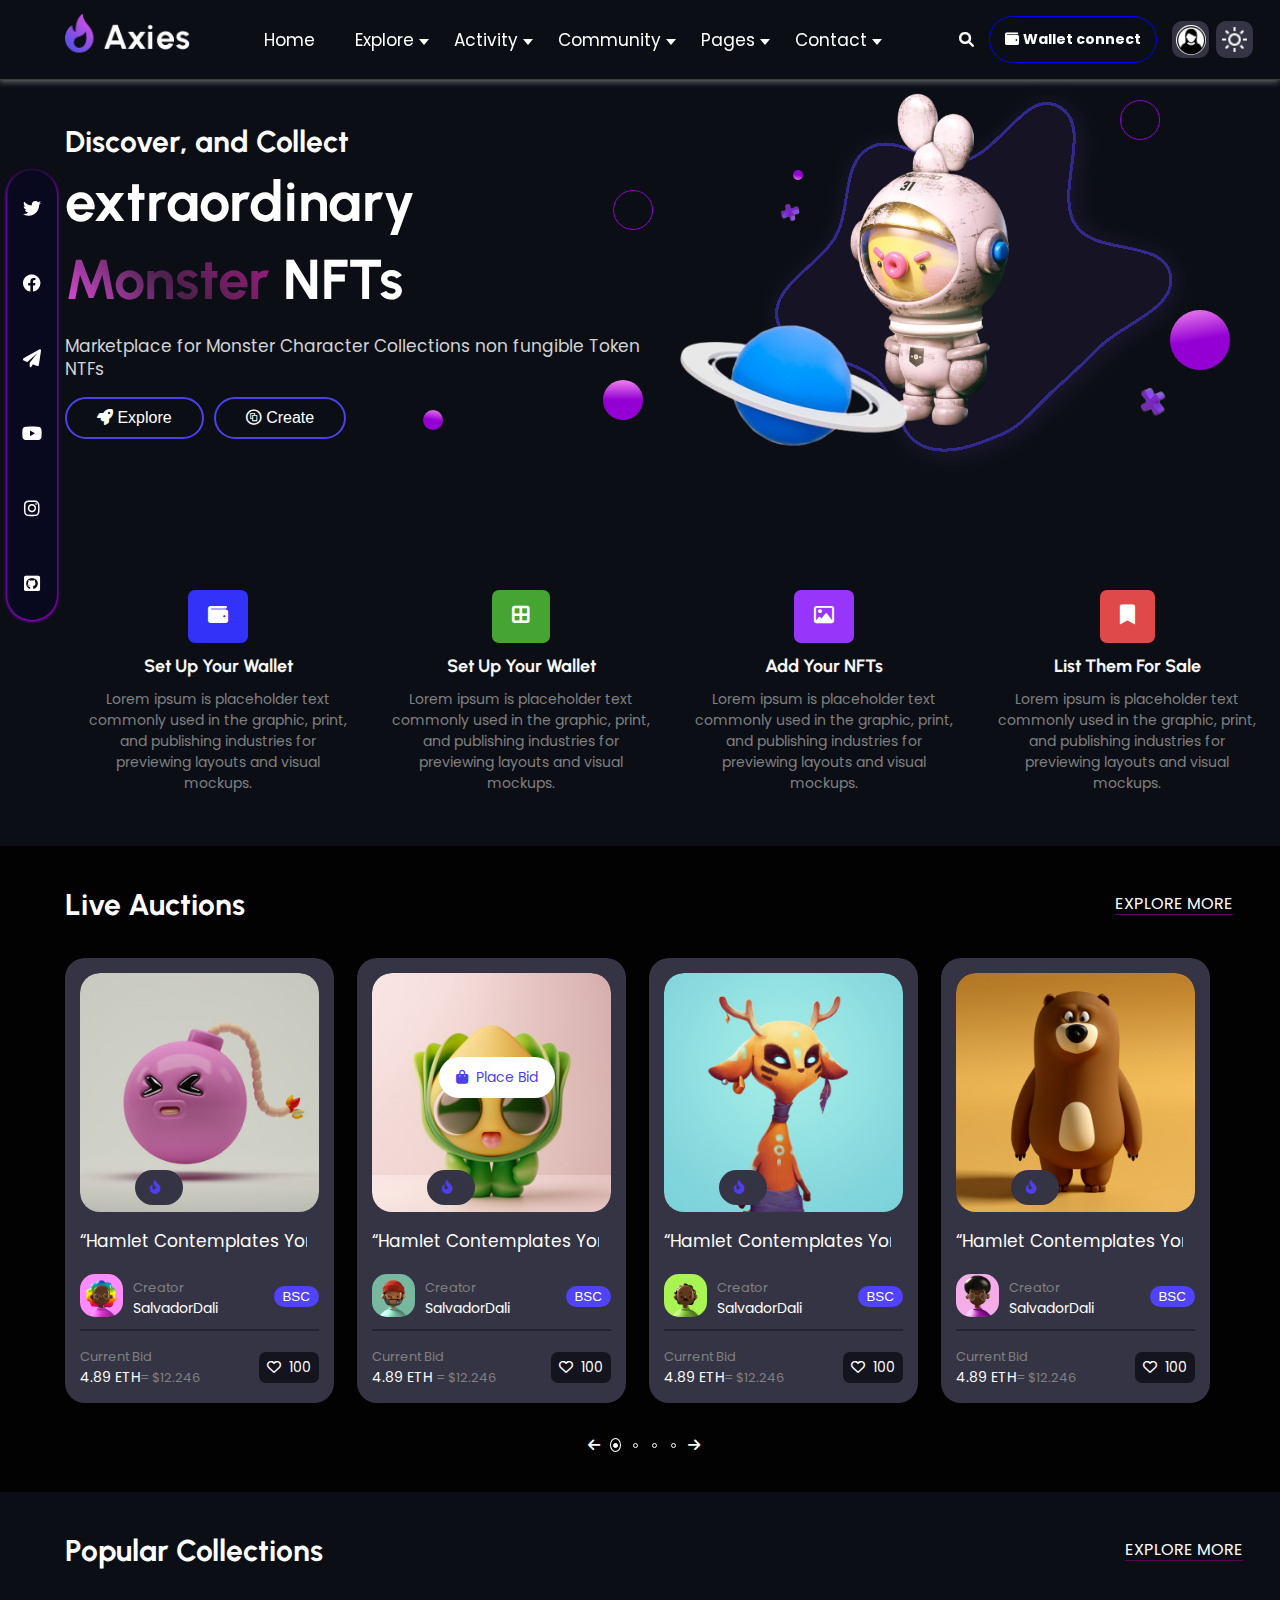
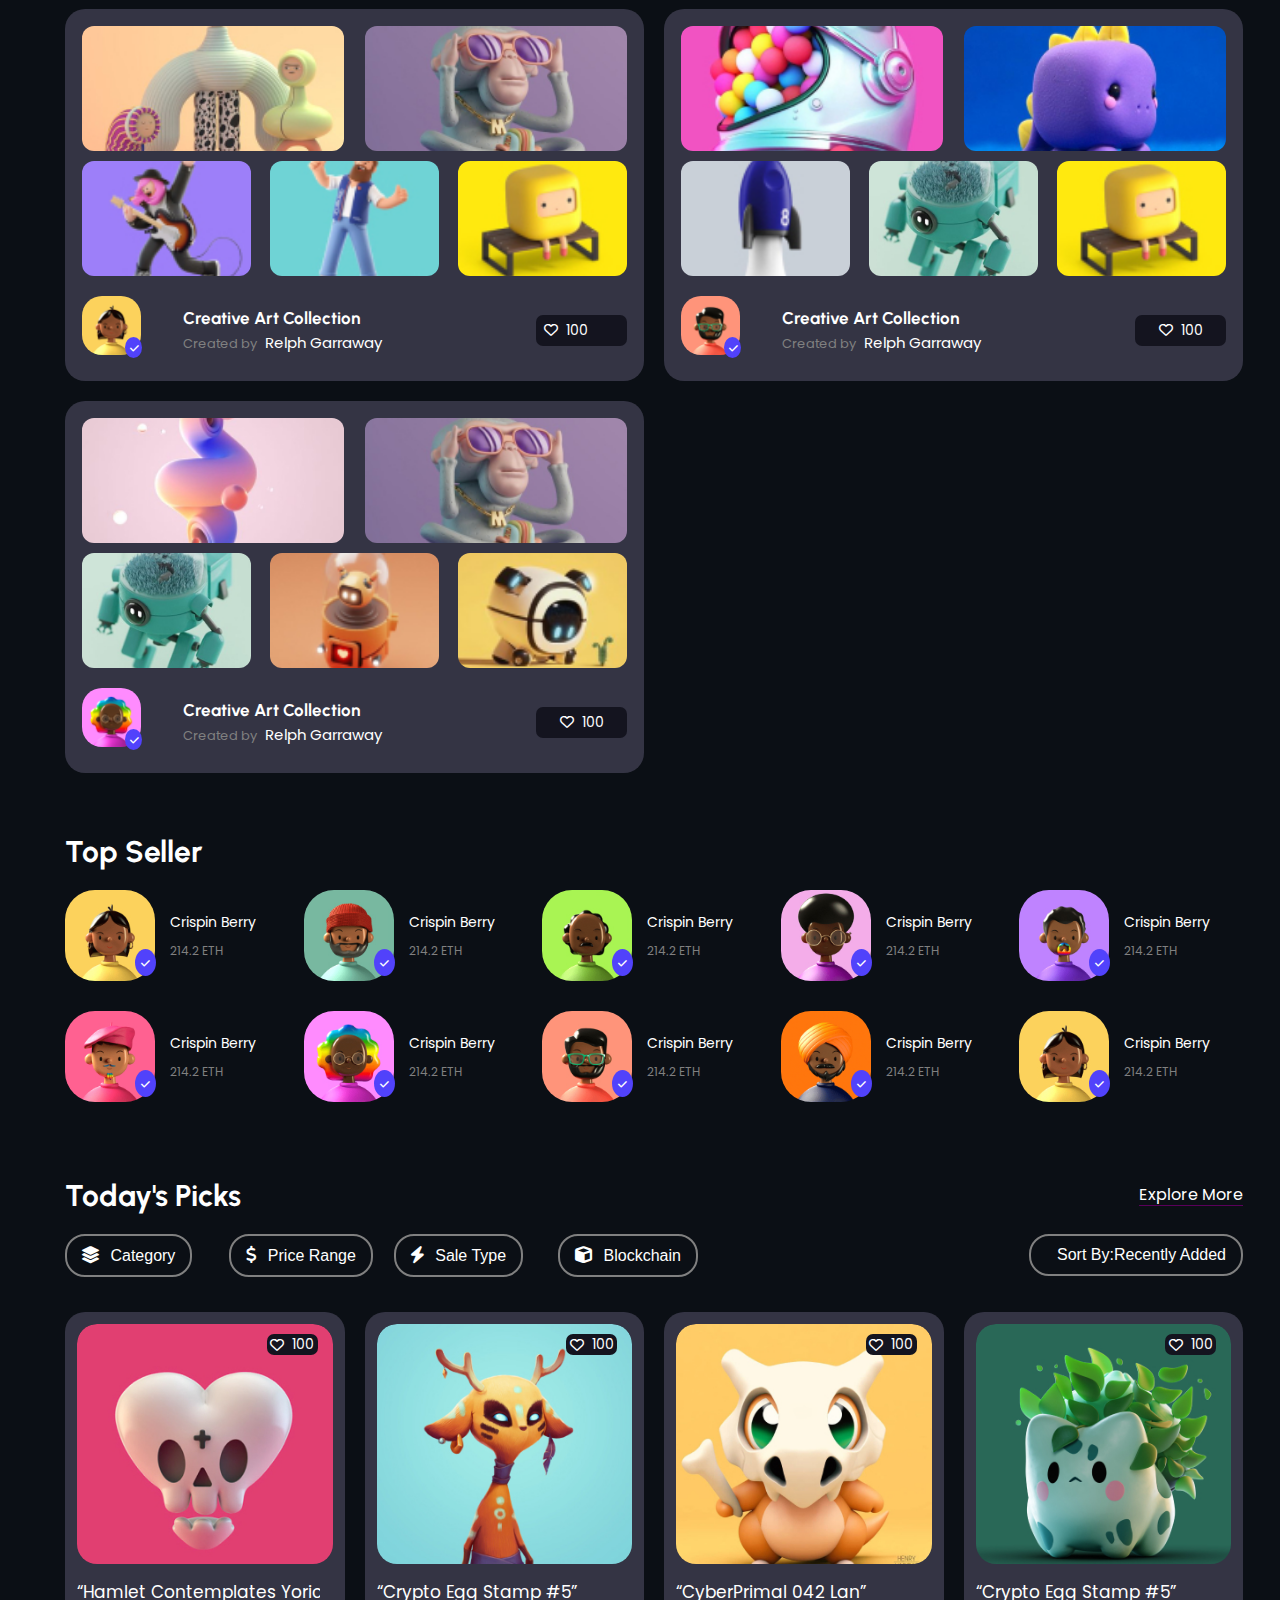
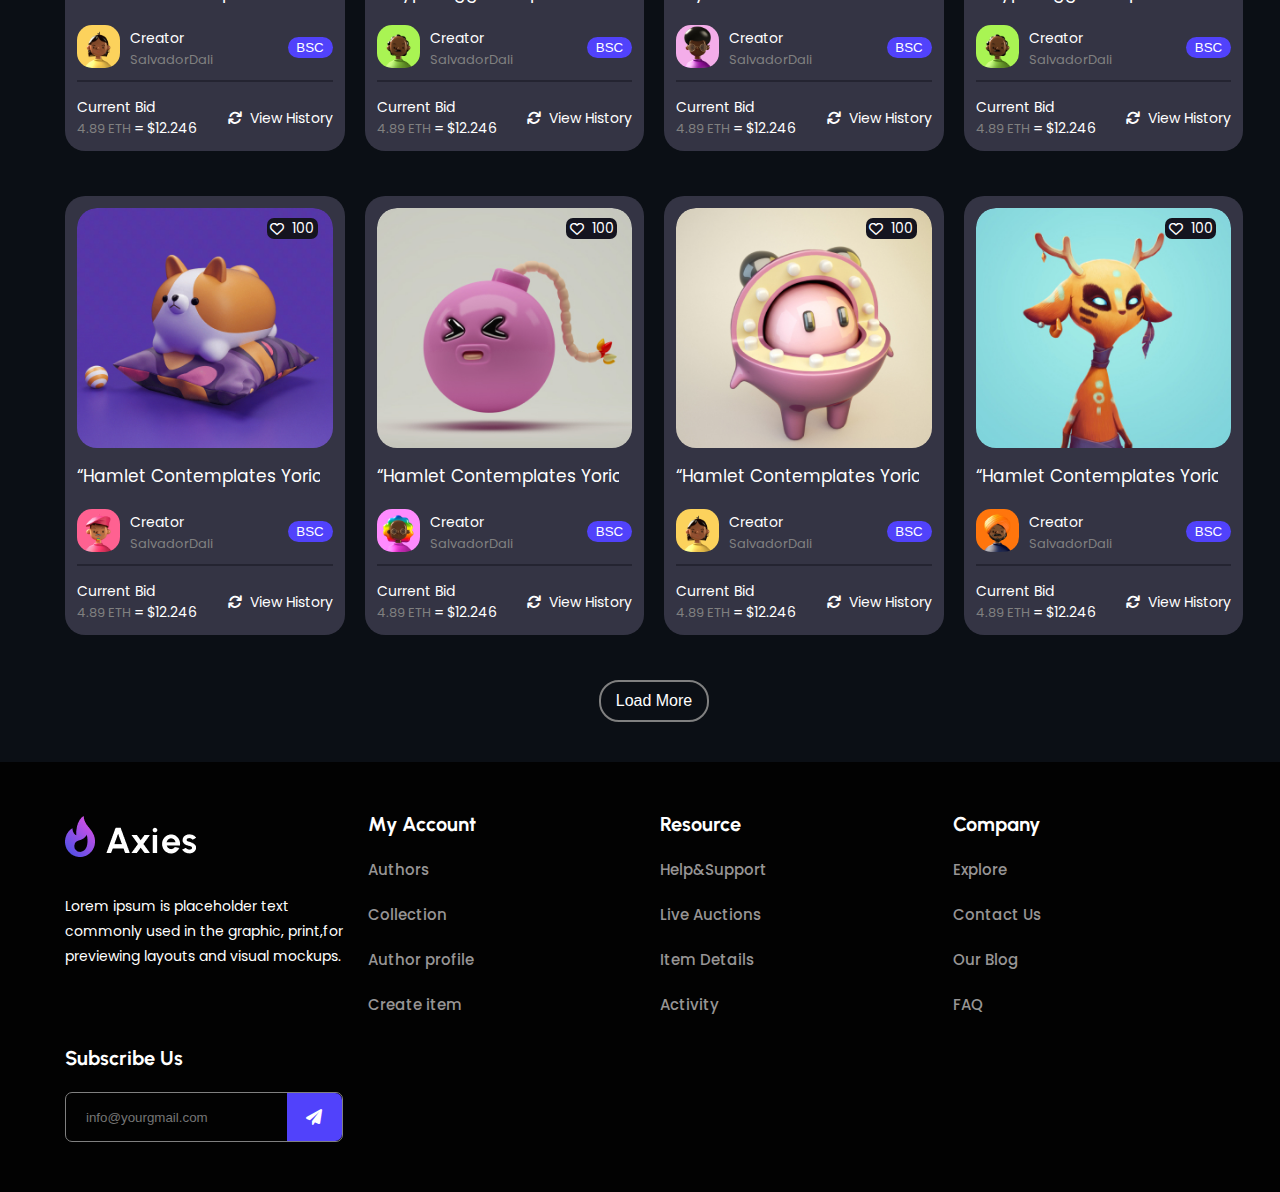
<file: index.html>
<!doctype html>
<html lang="en">
    <head>
      <meta charset="UTF-8">
      <meta name="viewport" content="width=device-width, initial-scale=1">
      <meta http-equiv="X-UA-Compatible" content="ie=edge">
      <link rel="stylesheet" href="https://cdnjs.cloudflare.com/ajax/libs/font-awesome/6.0.0/css/all.min.css"
            integrity="sha512-9usAa10IRO0HhonpyAIVpjrylPvoDwiPUiKdWk5t3PyolY1cOd4DSE0Ga+ri4AuTroPR5aQvXU9xC6qOPnzFeg=="
            crossorigin="anonymous" referrerpolicy="no-referrer" />
      <title>Axies</title>
      <link rel="stylesheet" href="layout.css">
    </head>
    <body>
        <header class="primary-head flexible pd-left">

        <div class="logo">
          <img src="axies-images/01_header/logo_dark.png" alt="logo">
        </div>
        <!--            navbar-->
        <nav>
          <ul class="navbar flexible">
            <li class="navbar-item">
              <a href="index.html">Home</a>
            </li>
            <li class="navbar-item">
              <a>Explore</a>
              <ul class="navbar-item-sublist flexible">
                <li class="sub-item"><a href="product.html">Item Details 1</a></li>
                <li class="sub-item"><a href="">sub item 2</a></li>
                <li class="sub-item"><a href="">sub item 3</a></li>
                <li class="sub-item"><a href="">sub item 4</a></li>
              </ul>
            </li>
            <li class="navbar-item">
              <a href="">Activity</a>
              <ul class="navbar-item-sublist flexible">
                <li class="sub-item"><a href="">sub item 1</a></li>
                <li class="sub-item"><a href="">sub item 2</a></li>
                <li class="sub-item"><a href="">sub item 3</a></li>
                <li class="sub-item"><a href="">sub item 4</a></li>
                <li class="sub-item"><a href="">sub item 5</a></li>
              </ul>
            </li>
            <li class="navbar-item">
              <a href="">Community</a>
              <ul class="navbar-item-sublist flexible">
                <li class="sub-item"><a href="">sub item 1</a></li>
                <li class="sub-item"><a href="">sub item 2</a></li>
              </ul>
            </li>
            <li class="navbar-item">
              <a href="">Pages</a>
              <ul class="navbar-item-sublist flexible">
                <li class="sub-item"><a href="profile.html">Edit Profile</a></li>
                <li class="sub-item"><a href="">sub item 2</a></li>
                <li class="sub-item"><a href="">sub item 3</a></li>
                <li class="sub-item"><a href="">sub item 4</a></li>
                <li class="sub-item"><a href="">sub item 5</a></li>
                <li class="sub-item"><a href="">sub item 6</a></li>
                <li class="sub-item"><a href="">sub item 7</a></li>
              </ul>
            </li>
            <li class="navbar-item">
              <a href="">Contact</a>
              <ul class="navbar-item-sublist flexible">
                <li class="sub-item"><a href="">sub item 1</a></li>
                <li class="sub-item"><a href="">sub item 2</a></li>
                <li class="sub-item"><a href="">sub item 3</a></li>
              </ul>
            </li>
          </ul>
        </nav>
        <!--search-->
        <div class="right-head flexible">
          <label for="search" class="search-box flexible">
            <input type="text" id="search" class="hide-search" placeholder="search...">
            <i class="fa-solid fa-magnifying-glass"></i>
          </label>

          <div class="connect">
            <i class="fa-solid fa-wallet"></i> Wallet connect
          </div>
          <div class="icons">
            <div>
              <a href="login.html" title="login page">
                <img src="axies-images/login%20page/USER3-512.png" alt="login-icon">
              </a>
            </div>
            <div class="sun">
              <img src="axies-images/01_header/sun.png" alt="sun-png">
            </div>
          </div>
        </div>


      </header>
      <!--left-social-->
      <div class="links-box flexible">
        <div class="link-item">
          <i class="fa-brands fa-twitter"></i>
        </div>
        <div class="link-item">
          <i class="fa-brands fa-facebook"></i>
        </div>
        <div class="link-item">
          <i class="fa-solid fa-paper-plane"></i>
        </div>
        <div class="link-item">
          <i class="fa-brands fa-youtube"></i>
        </div>
        <div class="link-item">
          <i class="fa-brands fa-instagram"></i>
        </div>
        <div class="link-item">
          <i class="fa-brands fa-github-square"></i>
        </div>
      </div>
      <!--main-->

      <main>

        <section class="section1 flexible pd-left">
          <div class="section1-text flexible">
            <h2>Discover, and Collect</h2>
            <h1>extraordinary</h1>
            <h1><span>Monster</span> NFTs</h1>
            <p>Marketplace for Monster Character Collections non fungible Token NTFs</p>
            <div class="btns flexible">
              <button><i class="fa-solid fa-rocket"></i> Explore</button>
              <button><i class="fa-brands fa-creative-commons-share"></i> Create</button>
            </div>
          </div>
          <div class="section1-animation">
            <svg width="583" height="521" viewBox="0 0 583 521" fill="none" xmlns="http://www.w3.org/2000/svg">
              <g filter="url(#filter0_d_45_2163)">
                <path fill-rule="evenodd" clip-rule="evenodd" d="M391.967 404.214C369.438 424.301 351.839 449.934 323.984 461.657C291.458 475.345 253.316 490.895 220.56 476.35C187.77 461.79 187.436 412.336 160.09 388.882C121.964 356.181 45.4232 363.155 32.219 314.808C19.7914 269.305 87.3489 242.692 108.922 201.536C127.79 165.543 115.664 109.306 150.64 88.8949C186.721 67.8397 233.096 114.063 274.065 105.164C321.758 94.8056 356.18 10.2194 399.109 34.9276C445.074 61.383 391.195 145.162 420.599 189.504C446.68 228.837 534.729 206.979 543.773 253.092C552.547 297.825 483.406 316.216 451.652 347.827C431.916 367.474 412.747 385.686 391.967 404.214Z" fill="#9550E5" fill-opacity="0.08" shape-rendering="crispEdges"/>
                <path fill-rule="evenodd" clip-rule="evenodd" d="M391.967 404.214C369.438 424.301 351.839 449.934 323.984 461.657C291.458 475.345 253.316 490.895 220.56 476.35C187.77 461.79 187.436 412.336 160.09 388.882C121.964 356.181 45.4232 363.155 32.219 314.808C19.7914 269.305 87.3489 242.692 108.922 201.536C127.79 165.543 115.664 109.306 150.64 88.8949C186.721 67.8397 233.096 114.063 274.065 105.164C321.758 94.8056 356.18 10.2194 399.109 34.9276C445.074 61.383 391.195 145.162 420.599 189.504C446.68 228.837 534.729 206.979 543.773 253.092C552.547 297.825 483.406 316.216 451.652 347.827C431.916 367.474 412.747 385.686 391.967 404.214Z" stroke="#5142FB" stroke-opacity="0.5" stroke-width="4" shape-rendering="crispEdges"/>
              </g>
              <defs>
                <filter id="filter0_d_45_2163" x="0.702301" y="0.426208" width="581.837" height="519.766" filterUnits="userSpaceOnUse" color-interpolation-filters="sRGB">
                  <feFlood flood-opacity="0" result="BackgroundImageFix"/>
                  <feColorMatrix in="SourceAlpha" type="matrix" values="0 0 0 0 0 0 0 0 0 0 0 0 0 0 0 0 0 0 127 0" result="hardAlpha"/>
                  <feOffset dx="4" dy="4"/>
                  <feGaussianBlur stdDeviation="16"/>
                  <feComposite in2="hardAlpha" operator="out"/>
                  <feColorMatrix type="matrix" values="0 0 0 0 0.584314 0 0 0 0 0.313726 0 0 0 0 0.898039 0 0 0 0.15 0"/>
                  <feBlend mode="normal" in2="BackgroundImageFix" result="effect1_dropShadow_45_2163"/>
                  <feBlend mode="normal" in="SourceGraphic" in2="effect1_dropShadow_45_2163" result="shape"/>
                </filter>
              </defs>
            </svg>
            <img src="axies-images/02_hero/imgslider2.png" alt="hero.png" class="anime-image">
            <img src="axies-images/02_hero/image%202.svg" alt="image2" class="anime-image2">
            <div class="circles-group1">
              <div class="circle1"></div>
              <div class="circle2"></div>
              <div class="circle3"></div>
            </div>
            <div class="circles-group2">
              <div class="circle4"></div>
              <div class="circle5"></div>
              <div class="circle6"></div>
            </div>
            <img src="axies-images/02_hero/plus.png" alt="plus1" class="anime-image3">
            <img src="axies-images/02_hero/plus.svg" alt="plus2" class="anime-image4">
          </div>
        </section>

        <section class="section2 flexible pd-left">
          <!--                post1-->
          <div class="section2-post post1 flexible">
            <div>
              <i class="fa-solid fa-wallet"></i>
            </div>
            <h3>Set Up Your Wallet</h3>
            <p>Lorem ipsum is placeholder text commonly used in the graphic, print, and publishing industries for previewing layouts and visual mockups.</p>
          </div>
          <!--                post2-->
          <div class="section2-post post2 flexible">
            <div>
              <i class="fa-solid fa-border-all"></i>
            </div>
            <h3>Set Up Your Wallet</h3>
            <p>Lorem ipsum is placeholder text commonly used in the graphic, print, and publishing industries for previewing layouts and visual mockups.</p>
          </div>
          <!--                post3-->
          <div class="section2-post post3 flexible">
            <div>
              <i class="fa-regular fa-image"></i>
            </div>
            <h3>Add Your NFTs</h3>
            <p>Lorem ipsum is placeholder text commonly used in the graphic, print, and publishing industries for previewing layouts and visual mockups.</p>
          </div>
          <!--                post4-->
          <div class="section2-post post4 flexible">
            <div>
              <i class="fa-solid fa-bookmark"></i>
            </div>
            <h3>List Them For Sale</h3>
            <p>Lorem ipsum is placeholder text commonly used in the graphic, print, and publishing industries for previewing layouts and visual mockups.</p>
          </div>
        </section>

        <section class="section3 pd-left">
          <!--                titr-->
          <div class="titr">
            <h2>Live Auctions</h2>
            <p>EXPLORE MORE</p>
          </div>
          <div class="section3-all-posts">
            <!--                    post1-->
            <div class="section3-post">
              <div class="image">
                <img src="axies-images/03_Live%20Auctions/card-item8.jpg" alt="post1-img">
                <div class="img-shop img-shop-hide">
                  <i class="fa-solid fa-bag-shopping"></i>&nbsp; Place Bid
                </div>
                <div class="timer timer-text">
                  <i class="fa-solid fa-fire-flame-curved"></i>&nbsp;<span></span>
                </div>
              </div>
              <p>“Hamlet Contemplates Yorick’s...</p>
              <div class="creator flexible">
                <div class="flexible">
                  <img src="axies-images/05_Top%20Seller/avt-7.jpg" alt="avatar">
                  <p><span>Creator</span><br>SalvadorDali</p>
                </div>
                <button>BSC</button>
              </div>
              <div class="current-bid flexible">
                <p><span>Current Bid</span><br>
                  4.89 ETH<span>= $12.246 </span></p>
                <div class="like-btn flexible">
                  <i class="fa-regular fa-heart"></i> &nbsp; 100
                </div>
              </div>
            </div>
            <!--                    post2-->
            <div class="section3-post">
              <div class="image">
                <img src="axies-images/03_Live%20Auctions/image-box-10.jpg" alt="post1-img">
                <div class="img-shop">
                  <i class="fa-solid fa-bag-shopping"></i>&nbsp; Place Bid
                </div>
                <div class="timer timer-text">
                  <i class="fa-solid fa-fire-flame-curved"></i>&nbsp;<span></span>
                </div>
              </div>
              <p>“Hamlet Contemplates Yorick’s...</p>
              <div class="creator flexible">
                <div class="flexible">
                  <img src="axies-images/05_Top%20Seller/avt-2.jpg" alt="avatar">
                  <p><span>Creator</span><br>SalvadorDali</p>
                </div>
                <button>BSC</button>
              </div>
              <div class="current-bid flexible">
                <p><span>Current Bid</span><br>
                  4.89 ETH  <span>= $12.246</span></p>
                <div class="like-btn flexible">
                  <i class="fa-regular fa-heart"></i> &nbsp; 100
                </div>
              </div>
            </div>
            <!--                    post3-->
            <div class="section3-post">
              <div class="image">
                <img src="axies-images/03_Live%20Auctions/image-box-11.jpg" alt="post1-img">
                <div class="img-shop img-shop-hide">
                  <i class="fa-solid fa-bag-shopping"></i>&nbsp; Place Bid
                </div>
                <div class="timer timer-text">
                  <i class="fa-solid fa-fire-flame-curved"></i>&nbsp;<span></span>
                </div>
              </div>
              <p>“Hamlet Contemplates Yorick’s...</p>
              <div class="creator flexible">
                <div class="flexible">
                  <img src="axies-images/05_Top%20Seller/avt-3.jpg" alt="avatar">
                  <p><span>Creator<br></span>SalvadorDali</p>
                </div>
                <button>BSC</button>
              </div>
              <div class="current-bid flexible">
                <p><span>Current Bid<br>  </span>
                  4.89 ETH<span>= $12.246</span></p>
                <div class="like-btn flexible">
                  <i class="fa-regular fa-heart"></i> &nbsp; 100
                </div>
              </div>
            </div>
            <!--                    post4-->
            <div class="section3-post">
              <div class="image">
                <img src="axies-images/03_Live%20Auctions/image-box-21.jpg" alt="post1-img">
                <div class="img-shop img-shop-hide">
                  <i class="fa-solid fa-bag-shopping"></i>&nbsp; Place Bid
                </div>
                <div class="timer timer-text">
                  <i class="fa-solid fa-fire-flame-curved"></i>&nbsp;<span></span>
                </div>
              </div>
              <p>“Hamlet Contemplates Yorick’s...</p>
              <div class="creator flexible">
                <div class="flexible">
                  <img src="axies-images/05_Top%20Seller/avt-4.jpg" alt="avatar">
                  <p><span>Creator<br></span>SalvadorDali</p>
                </div>
                <button>BSC</button>
              </div>
              <div class="current-bid flexible">
                <p><span>Current Bid<br>  </span>
                  4.89 ETH<span>= $12.246</span>
                </p>
                <div class="like-btn flexible">
                  <i class="fa-regular fa-heart"></i> &nbsp; 100
                </div>
              </div>
            </div>
            <!--                    hide posts-->

            <!--                    post5-->
            <div class="section3-post">
              <div class="image">
                <img src="axies-images/06_Today's%20Picks/card-item-2.jpg" alt="post1-img">
                <div class="img-shop img-shop-hide">
                  <i class="fa-solid fa-bag-shopping"></i>&nbsp; Place Bid
                </div>
                <div class="timer timer-text">
                  <i class="fa-solid fa-fire-flame-curved"></i>&nbsp;<span></span>
                </div>
              </div>
              <p>“Hamlet Contemplates Yorick’s...</p>
              <div class="creator flexible">
                <div class="flexible">
                  <img src="axies-images/05_Top%20Seller/avt-7.jpg" alt="avatar">
                  <p><span>Creator<br></span>SalvadorDali</p>
                </div>
                <button>BSC</button>
              </div>
              <div class="current-bid flexible">
                <p><span>Current Bid<br>  </span>
                  4.89 ETH<span>= $12.246</span>
                </p>
                <div class="like-btn flexible">
                  <i class="fa-regular fa-heart"></i> &nbsp; 100
                </div>
              </div>
            </div>
            <!--                    post6-->
            <div class="section3-post">
              <div class="image">
                <img src="axies-images/06_Today's%20Picks/card-item-3.jpg" alt="post1-img">
                <div class="img-shop">
                  <i class="fa-solid fa-bag-shopping"></i>&nbsp; Place Bid
                </div>
                <div class="timer timer-text">
                  <i class="fa-solid fa-fire-flame-curved"></i>&nbsp;<span></span>
                </div>
              </div>
              <p>“Hamlet Contemplates Yorick’s...</p>
              <div class="creator flexible">
                <div class="flexible">
                  <img src="axies-images/05_Top%20Seller/avt-2.jpg" alt="avatar">
                  <p><span>Creator<br></span>SalvadorDali</p>
                </div>
                <button>BSC</button>
              </div>
              <div class="current-bid flexible">
                <p><span>Current Bid<br>  </span>
                  4.89 ETH<span>= $12.246</span>
                </p>
                <div class="like-btn flexible">
                  <i class="fa-regular fa-heart"></i> &nbsp; 100
                </div>
              </div>
            </div>
            <!--                    post7-->
            <div class="section3-post">
              <div class="image">
                <img src="axies-images/06_Today's%20Picks/card-item-4.jpg" alt="post1-img">
                <div class="img-shop img-shop-hide">
                  <i class="fa-solid fa-bag-shopping"></i>&nbsp; Place Bid
                </div>
                <div class="timer timer-text">
                  <i class="fa-solid fa-fire-flame-curved"></i>&nbsp;<span></span>
                </div>
              </div>
              <p>“Hamlet Contemplates Yorick’s...</p>
              <div class="creator flexible">
                <div class="flexible">
                  <img src="axies-images/05_Top%20Seller/avt-3.jpg" alt="avatar">
                  <p><span>Creator<br></span>SalvadorDali</p>
                </div>
                <button>BSC</button>
              </div>
              <div class="current-bid flexible">
                <p><span>Current Bid<br>  </span>
                  4.89 ETH<span>= $12.246</span>
                </p>
                <div class="like-btn flexible">
                  <i class="fa-regular fa-heart"></i> &nbsp; 100
                </div>
              </div>
            </div>
            <!--                    post8-->
            <div class="section3-post">
              <div class="image">
                <img src="axies-images/06_Today's%20Picks/card-item-7.jpg" alt="post1-img">
                <div class="img-shop img-shop-hide">
                  <i class="fa-solid fa-bag-shopping"></i>&nbsp; Place Bid
                </div>
                <div class="timer timer-text">
                  <i class="fa-solid fa-fire-flame-curved"></i>&nbsp;<span></span>
                </div>
              </div>
              <p>“Hamlet Contemplates Yorick’s...</p>
              <div class="creator flexible">
                <div class="flexible">
                  <img src="axies-images/05_Top%20Seller/avt-4.jpg" alt="avatar">
                  <p><span>Creator<br></span>SalvadorDali</p>
                </div>
                <button>BSC</button>
              </div>
              <div class="current-bid flexible">
                <p><span>Current Bid<br>  </span>
                  4.89 ETH<span>= $12.246</span>
                </p>
                <div class="like-btn flexible">
                  <i class="fa-regular fa-heart"></i> &nbsp; 100
                </div>
              </div>
            </div>

            <!--                    post9-->
            <div class="section3-post">
              <div class="image">
                <img src="axies-images/06_Today's%20Picks/card-item-9.jpg" alt="post1-img">
                <div class="img-shop img-shop-hide">
                  <i class="fa-solid fa-bag-shopping"></i>&nbsp; Place Bid
                </div>
                <div class="timer timer-text">
                  <i class="fa-solid fa-fire-flame-curved"></i>&nbsp;<span></span>
                </div>
              </div>
              <p>“Hamlet Contemplates Yorick’s...</p>
              <div class="creator flexible">
                <div class="flexible">
                  <img src="axies-images/05_Top%20Seller/avt-3.jpg" alt="avatar">
                  <p><span>Creator<br></span>SalvadorDali</p>
                </div>
                <button>BSC</button>
              </div>
              <div class="current-bid flexible">
                <p><span>Current Bid<br>  </span>
                  4.89 ETH<span>= $12.246</span>
                </p>
                <div class="like-btn flexible">
                  <i class="fa-regular fa-heart"></i> &nbsp; 100
                </div>
              </div>
            </div>

          </div>

          <!--                section3-footer-->
          <div class="section3-footer">
            <div class="foot-btn1">
              <i class="fa-solid fa-arrow-left"></i>
            </div>
            <div class="section3-active">
              <div class="section3-foot-btn foot-btn2"></div>
            </div>
            <div class="section3-hidden">
              <div class="section3-foot-btn foot-btn3"></div>
            </div>
            <div class="section3-hidden">
              <div class="section3-foot-btn foot-btn4"></div>
            </div>
            <div class="section3-hidden">
              <div class="section3-foot-btn foot-btn5"></div>
            </div>

            <div class="foot-btn6">
              <i class="fa-solid fa-arrow-right"></i>
            </div>
          </div>
        </section>

        <section class="section4 pd-left">
          <!--titr-->
          <div class="titr flexible">
            <h2>Popular Collections</h2>
            <p>EXPLORE MORE</p>
          </div>
          <!--posts-->
          <div class="popular-collection ">
            <!--post1-->
            <div class="popular-collection-posts">
              <div class="post-images flexible">
                <img src="axies-images/04_Popular%20Collection/box1/collection-item-2.jpg" alt="image1">
                <img src="axies-images/04_Popular%20Collection/box1/collection-item-bottom-4.jpg" alt="image1">
                <img src="axies-images/04_Popular%20Collection/box1/collection-item-top-1.jpg" alt="image1">
                <img src="axies-images/04_Popular%20Collection/box1/collection-item-top-2.jpg" alt="image1">
                <img src="axies-images/04_Popular%20Collection/box2/img-collection24.jpg" alt="image1">
              </div>
              <div class="popular-collection-footer">
                <img src="axies-images/05_Top%20Seller/avt-1.jpg" alt="avatar">
                <div class="tik">
                  <i class="fa-solid fa-check"></i>
                </div>
                <div class="sec4-foot-text">
                  <h3>Creative Art Collection</h3>
                  <p><span>Created by</span> &nbsp;Relph Garraway</p>
                </div>
                <div class="sec4-foot-like like-btn">
                  <i class="fa-regular fa-heart"></i>&nbsp; 100
                </div>
              </div>
            </div>
            <!--post2-->
            <div class="popular-collection-posts">
              <div class="post-images flexible">
                <img src="axies-images/04_Popular%20Collection/box2/img-collection23.jpg" alt="image1">
                <img src="axies-images/04_Popular%20Collection/box2/img-collection11.jpg" alt="image1">
                <img src="axies-images/04_Popular%20Collection/box2/img-collection10.jpg" alt="image1">
                <img src="axies-images/04_Popular%20Collection/box3/img-collection12.jpg" alt="image1">
                <img src="axies-images/04_Popular%20Collection/box2/img-collection24.jpg" alt="image1">
              </div>
              <div class="popular-collection-footer flexible">
                <img src="axies-images/05_Top%20Seller/avt-8.jpg" alt="avatar">
                <div class="tik">
                  <i class="fa-solid fa-check"></i>
                </div>
                <div class="sec4-foot-text">
                  <h3>Creative Art Collection</h3>
                  <p><span>Created by</span> &nbsp;Relph Garraway</p>
                </div>
                <div class="sec4-foot-like like-btn flexible">
                  <i class="fa-regular fa-heart"></i> &nbsp; 100
                </div>
              </div>
            </div>
            <!--post3-->
            <div class="popular-collection-posts">
              <div class="post-images flexible">
                <img src="axies-images/04_Popular%20Collection/box3/img-collection17.jpg" alt="image1">
                <img src="axies-images/04_Popular%20Collection/box1/collection-item-bottom-4.jpg" alt="image1">
                <img src="axies-images/04_Popular%20Collection/box3/img-collection12.jpg" alt="image1">
                <img src="axies-images/04_Popular%20Collection/box3/img-collection18.jpg" alt="image1">
                <img src="axies-images/04_Popular%20Collection/box3/img-collection25.jpg" alt="image1">
              </div>
              <div class="popular-collection-footer flexible">
                <img src="axies-images/05_Top%20Seller/avt-7.jpg" alt="avatar">
                <div class="tik">
                  <i class="fa-solid fa-check"></i>
                </div>
                <div class="sec4-foot-text">
                  <h3>Creative Art Collection</h3>
                  <p><span>Created by</span> &nbsp;Relph Garraway</p>
                </div>
                <div class="sec4-foot-like like-btn flexible">
                  <i class="fa-regular fa-heart"></i> &nbsp; 100
                </div>
              </div>
            </div>
          </div>
        </section>

        <section class="section5 pd-left">
          <!--titr-->
          <div class="titr">
            <h2>Top Seller</h2>
          </div>

          <!--posts-->
          <div class="top-seller">
            <!--post1-->
            <div class="top-seller-post flexible">
              <img src="axies-images/05_Top%20Seller/avt-1.jpg" alt="avatar">
              <p>Crispin Berry <span><br>214.2 ETH</span></p>
              <div class="top-seller-tik">
                <i class="fa-solid fa-check"></i>
              </div>
            </div>
            <!--post2-->
            <div class="top-seller-post flexible">
              <img src="axies-images/05_Top%20Seller/avt-2.jpg" alt="avatar">
              <p>Crispin Berry <span><br>214.2 ETH</span></p>
              <div class="top-seller-tik">
                <i class="fa-solid fa-check"></i>
              </div>
            </div>
            <!--post3-->
            <div class="top-seller-post flexible">
              <img src="axies-images/05_Top%20Seller/avt-3.jpg" alt="avatar">
              <p>Crispin Berry <span><br>214.2 ETH</span></p>
              <div class="top-seller-tik">
                <i class="fa-solid fa-check"></i>
              </div>
            </div>
            <!--post4-->
            <div class="top-seller-post flexible">
              <img src="axies-images/05_Top%20Seller/avt-4.jpg" alt="avatar">
              <p>Crispin Berry <span><br>214.2 ETH</span></p>
              <div class="top-seller-tik">
                <i class="fa-solid fa-check"></i>
              </div>
            </div>
            <!--post5-->
            <div class="top-seller-post flexible">
              <img src="axies-images/05_Top%20Seller/avt-5.jpg" alt="avatar">
              <p>Crispin Berry <span><br>214.2 ETH</span></p>
              <div class="top-seller-tik">
                <i class="fa-solid fa-check"></i>
              </div>
            </div>
            <!--post6-->
            <div class="top-seller-post flexible">
              <img src="axies-images/05_Top%20Seller/avt-6.jpg" alt="avatar">
              <p>Crispin Berry <span><br>214.2 ETH</span></p>
              <div class="top-seller-tik">
                <i class="fa-solid fa-check"></i>
              </div>
            </div>
            <!--post7-->
            <div class="top-seller-post flexible">
              <img src="axies-images/05_Top%20Seller/avt-7.jpg" alt="avatar">
              <p>Crispin Berry <span><br>214.2 ETH</span></p>
              <div class="top-seller-tik">
                <i class="fa-solid fa-check"></i>
              </div>
            </div>
            <!--post8-->
            <div class="top-seller-post flexible">
              <img src="axies-images/05_Top%20Seller/avt-8.jpg" alt="avatar">
              <p>Crispin Berry <span><br>214.2 ETH</span></p>
              <div class="top-seller-tik">
                <i class="fa-solid fa-check"></i>
              </div>
            </div>
            <!--post9-->
            <div class="top-seller-post flexible">
              <img src="axies-images/05_Top%20Seller/avt-9.jpg" alt="avatar">
              <p>Crispin Berry <span><br>214.2 ETH</span></p>
              <div class="top-seller-tik">
                <i class="fa-solid fa-check"></i>
              </div>
            </div>
            <!--post10-->
            <div class="top-seller-post flexible">
              <img src="axies-images/05_Top%20Seller/avt-1.jpg" alt="avatar">
              <p>Crispin Berry <span><br>214.2 ETH</span></p>
              <div class="top-seller-tik">
                <i class="fa-solid fa-check"></i>
              </div>
            </div>

          </div>

        </section>

        <section class="section6 pd-left">
          <!--titr-->
          <div class="titr flexible">
            <h2>Today's Picks</h2>
            <p>Explore More</p>
          </div>
          <!--navbar-->
          <div class="section6-navbar ">
            <div class="navbar_left">
              <button class="section6-navbar-btn">
                <i class="fa-solid fa-layer-group"></i> Category
              </button>
              <button class="section6-navbar-btn">
                <i class="fa-solid fa-dollar-sign"></i> Price Range
              </button>
              <button class="section6-navbar-btn" >
                <i class="fas fa-bolt"></i> Sale Type
              </button>
              <button class="section6-navbar-btn">
                <i class="fa-solid fa-cube"></i> Blockchain
              </button>
            </div>
            <button class="section6-navbar-btn">
              <i class="fa-solid fa-bars-filter"></i> Sort By:Recently Added
            </button>
          </div>
          <!--posts-->
          <div class="section6-all-posts ">

            <!--post1-->
            <div class="section6-post">
              <div class="image">
                <img src="axies-images/06_Today's%20Picks/card-item-3.jpg" alt="post1-img">
                <div class="section6-like-btn flexible">
                  <i class="fa-regular fa-heart"></i> &nbsp; 100
                </div>
              </div>
              <p>“Hamlet Contemplates Yorick’s...</p>
              <div class="creator flexible">
                <div class="flexible">
                  <img src="axies-images/05_Top%20Seller/avt-1.jpg" alt="avatar">
                  <p>Creator<br><span>SalvadorDali</span></p>
                </div>
                <button>BSC</button>
              </div>
              <div class="current-bid flexible">
                <p>Current Bid<br>
                  <span>4.89 ETH  </span>= $12.246</p>
                <aside><i class="fa-solid fa-arrows-rotate"></i>&nbsp; View History</aside>
              </div>
            </div>

            <!--post2-->
            <div class="section6-post">
              <div class="image">
                <img src="axies-images/06_Today's%20Picks/image-box-11.jpg" alt="post1-img">
                <div class="section6-like-btn flexible">
                  <i class="fa-regular fa-heart"></i> &nbsp; 100
                </div>
              </div>
              <p>“Crypto Egg Stamp #5”</p>
              <div class="creator flexible">
                <div class="flexible">
                  <img src="axies-images/05_Top%20Seller/avt-3.jpg" alt="avatar">
                  <p>Creator<br><span>SalvadorDali</span></p>
                </div>
                <button>BSC</button>
              </div>
              <div class="current-bid flexible">
                <p>Current Bid<br>
                  <span>4.89 ETH  </span>= $12.246</p>
                <aside><i class="fa-solid fa-arrows-rotate"></i>&nbsp; View History</aside>
              </div>
            </div>

            <!--post3-->
            <div class="section6-post">
              <div class="image">
                <img src="axies-images/06_Today's%20Picks/card-item-2.jpg" alt="post1-img">
                <div class="section6-like-btn flexible">
                  <i class="fa-regular fa-heart"></i> &nbsp; 100
                </div>
              </div>
              <p>“CyberPrimal 042 Lan”</p>
              <div class="creator flexible">
                <div class="flexible">
                  <img src="axies-images/05_Top%20Seller/avt-4.jpg" alt="avatar">
                  <p>Creator<br><span>SalvadorDali</span></p>
                </div>
                <button>BSC</button>
              </div>
              <div class="current-bid flexible">
                <p>Current Bid<br>
                  <span>4.89 ETH  </span>= $12.246</p>
                <aside><i class="fa-solid fa-arrows-rotate"></i>&nbsp; View History</aside>
              </div>
            </div>

            <!--post4-->
            <div class="section6-post">
              <div class="image">
                <img src="axies-images/06_Today's%20Picks/card-item-7.jpg" alt="post1-img">
                <div class="section6-like-btn flexible">
                  <i class="fa-regular fa-heart"></i> &nbsp; 100
                </div>
              </div>
              <p>“Crypto Egg Stamp #5”</p>
              <div class="creator flexible">
                <div class="flexible">
                  <img src="axies-images/05_Top%20Seller/avt-3.jpg" alt="avatar">
                  <p>Creator<br><span>SalvadorDali</span></p>
                </div>
                <button>BSC</button>
              </div>
              <div class="current-bid flexible">
                <p>Current Bid<br>
                  <span>4.89 ETH  </span>= $12.246</p>
                <aside><i class="fa-solid fa-arrows-rotate"></i>&nbsp; View History</aside>
              </div>
            </div>

            <!--post5-->
            <div class="section6-post">
              <div class="image">
                <img src="axies-images/06_Today's%20Picks/card-item-9.jpg" alt="post1-img">
                <div class="section6-like-btn flexible">
                  <i class="fa-regular fa-heart"></i> &nbsp; 100
                </div>
              </div>
              <p>“Hamlet Contemplates Yorick’s...</p>
              <div class="creator flexible">
                <div class="flexible">
                  <img src="axies-images/05_Top%20Seller/avt-6.jpg" alt="avatar">
                  <p>Creator<br><span>SalvadorDali</span></p>
                </div>
                <button>BSC</button>
              </div>
              <div class="current-bid flexible">
                <p>Current Bid<br>
                  <span>4.89 ETH  </span>= $12.246</p>
                <aside><i class="fa-solid fa-arrows-rotate"></i>&nbsp; View History</aside>
              </div>
            </div>

            <!--post6-->
            <div class="section6-post">
              <div class="image">
                <img src="axies-images/06_Today's%20Picks/card-item8.jpg" alt="post1-img">
                <div class="section6-like-btn flexible">
                  <i class="fa-regular fa-heart"></i> &nbsp; 100
                </div>
              </div>
              <p>“Hamlet Contemplates Yorick’s...</p>
              <div class="creator flexible">
                <div class="flexible">
                  <img src="axies-images/05_Top%20Seller/avt-7.jpg" alt="avatar">
                  <p>Creator<br><span>SalvadorDali</span></p>
                </div>
                <button>BSC</button>
              </div>
              <div class="current-bid flexible">
                <p>Current Bid<br>
                  <span>4.89 ETH  </span>= $12.246</p>
                <aside><i class="fa-solid fa-arrows-rotate"></i>&nbsp; View History</aside>
              </div>
            </div>

            <!--post7-->
            <div class="section6-post">
              <div class="image">
                <img src="axies-images/06_Today's%20Picks/card-item-4.jpg" alt="post1-img">
                <div class="section6-like-btn flexible">
                  <i class="fa-regular fa-heart"></i> &nbsp; 100
                </div>
              </div>
              <p>“Hamlet Contemplates Yorick’s...</p>
              <div class="creator flexible">
                <div class="flexible">
                  <img src="axies-images/05_Top%20Seller/avt-1.jpg" alt="avatar">
                  <p>Creator<br><span>SalvadorDali</span></p>
                </div>
                <button>BSC</button>
              </div>
              <div class="current-bid flexible">
                <p>Current Bid<br>
                  <span>4.89 ETH  </span>= $12.246</p>
                <aside><i class="fa-solid fa-arrows-rotate"></i>&nbsp; View History</aside>
              </div>
            </div>

            <!--post8-->
            <div class="section6-post">
              <div class="image">
                <img src="axies-images/06_Today's%20Picks/image-box-11.jpg" alt="post1-img">
                <div class="section6-like-btn flexible">
                  <i class="fa-regular fa-heart"></i> &nbsp; 100
                </div>
              </div>
              <p>“Hamlet Contemplates Yorick’s...</p>
              <div class="creator flexible">
                <div class="flexible">
                  <img src="axies-images/05_Top%20Seller/avt-9.jpg" alt="avatar">
                  <p>Creator<br><span>SalvadorDali</span></p>
                </div>
                <button>BSC</button>
              </div>
              <div class="current-bid flexible">
                <p>Current Bid<br>
                  <span>4.89 ETH  </span>= $12.246</p>
                <aside><i class="fa-solid fa-arrows-rotate"></i>&nbsp; View History</aside>
              </div>
            </div>

          </div>

          <!--footer-->
          <div class="section6-footer">
            <button class="section6-navbar-btn">Load More</button>
          </div>

        </section>

      </main>

      <footer class="pd-left">
        <div class="footer-logo">
          <img src="axies-images/01_header/logo_dark.png" alt="footer-logo">
          <p>Lorem ipsum is placeholder text commonly used in the graphic,
            print,for previewing layouts and visual mockups.</p>
        </div>
        <div class="footer-link-item">
          <h3>My Account</h3>
          <a>Authors</a>
          <a>Collection</a>
          <a>Author profile</a>
          <a>Create item</a>
        </div>
        <div class="footer-link-item">
          <h3>Resource</h3>
          <a>Help&Support</a>
          <a>Live Auctions</a>
          <a>Item Details</a>
          <a>Activity</a>
        </div>
        <div class="footer-link-item">
          <h3>Company</h3>
          <a>Explore</a>
          <a>Contact Us</a>
          <a>Our Blog</a>
          <a>FAQ</a>
        </div>
        <div class="footer-link-item footer-social-item">
          <h3>Subscribe Us</h3>
          <div class="email flexible">
            <label for="email">
              <input type="text" placeholder="info@yourgmail.com" id="email">
            </label>
            <button><i class="fa-solid fa-paper-plane"></i></button>
          </div>
        </div>
        <div class="go-up-btn">
          <i class="fa-solid fa-angle-up"></i>
        </div>
      </footer>

    <script src="js/index.js"></script>
    </body>
</html>
</file>
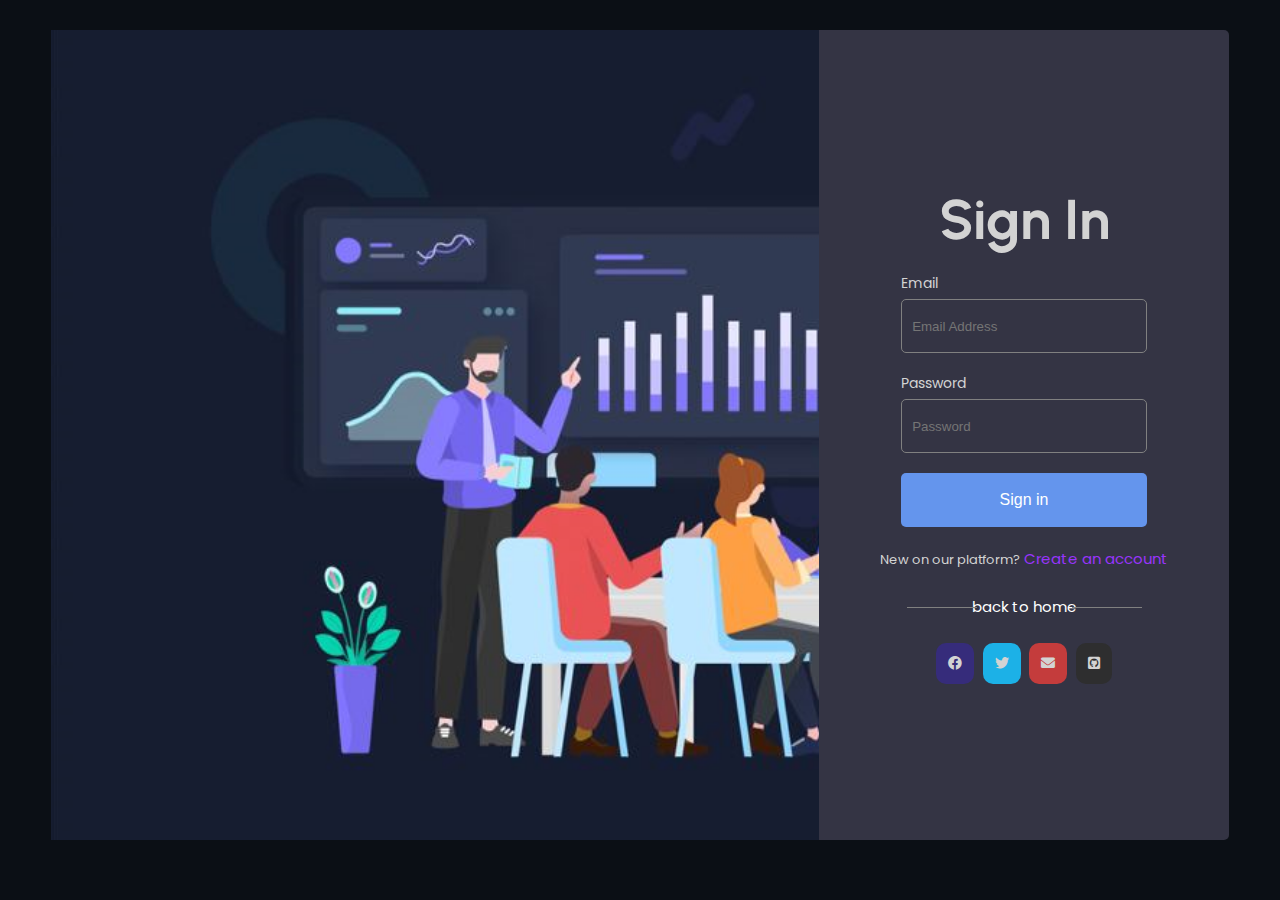
<file: login.html>
<!doctype html>
<html lang="en">
    <head>
        <meta charset="UTF-8">
        <meta name="viewport"
              content="width=device-width, user-scalable=no, initial-scale=1.0, maximum-scale=1.0, minimum-scale=1.0">
        <meta http-equiv="X-UA-Compatible" content="ie=edge">
        <title>Login Page</title>
        <link rel="stylesheet" href="https://cdnjs.cloudflare.com/ajax/libs/font-awesome/6.0.0/css/all.min.css" integrity="sha512-9usAa10IRO0HhonpyAIVpjrylPvoDwiPUiKdWk5t3PyolY1cOd4DSE0Ga+ri4AuTroPR5aQvXU9xC6qOPnzFeg==" crossorigin="anonymous" referrerpolicy="no-referrer" />
        <link href="https://cdn.jsdelivr.net/npm/bootstrap@5.1.0/dist/css/bootstrap.min.css" rel="stylesheet" integrity="sha384-KyZXEAg3QhqLMpG8r+8fhAXLRk2vvoC2f3B09zVXn8CA5QIVfZOJ3BCsw2P0p/We" crossorigin="anonymous">
        <link rel="stylesheet" href="layout.css">
        <link rel="stylesheet" href="login.css">
    </head>
    <body>
        <div class="flexible login-page">
            <div class="login-pic"></div>
            <div class="login flexible">
                <h1>Sign In</h1>
                <form action="#" class="form flexible">
                    <label for="email-address">Email</label>
                    <input type="email" name="email" id="email-address" placeholder="Email Address" required>

                    <label for="password">Password</label>
                    <input type="password" name="password" id="password" placeholder="Password" title="use of => 0-9a-zA-Z@.etc" required>

                    <button type="submit" class="submit">Sign in</button>
                </form>

                <p>New on our platform? <span>Create an account</span></p>
                <aside><a href="index.html">back to home</a></aside>
                <div class="flexible social">
                    <div>
                        <i class="fa-brands fa-facebook"></i>
                    </div>
                    <div>
                        <i class="fa-brands fa-twitter"></i>
                    </div>
                    <div>
                        <i class="fa-solid fa-envelope"></i>
                    </div>
                    <div>
                        <i class="fa-brands fa-github-square"></i>
                    </div>
                </div>
            </div>
        </div>

        <script src="js/login.js"></script>
    </body>
</html>
</file>
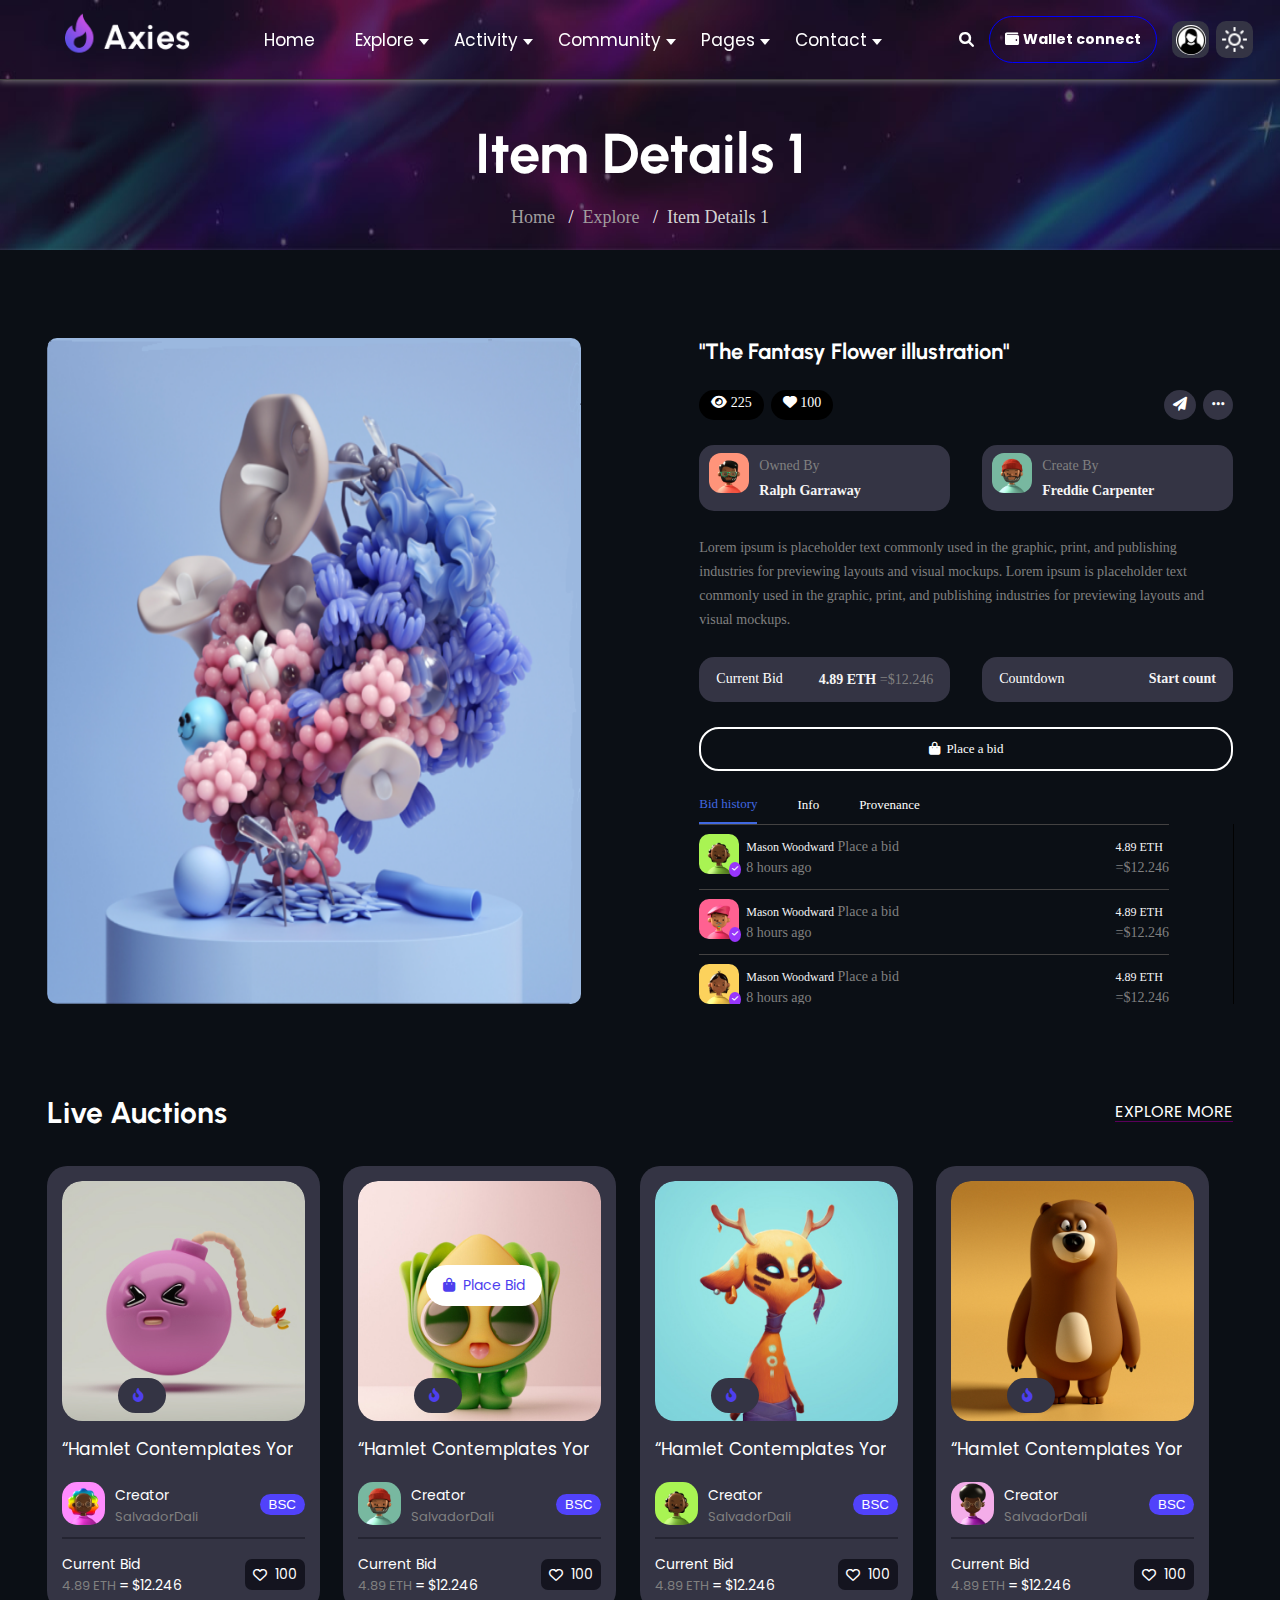
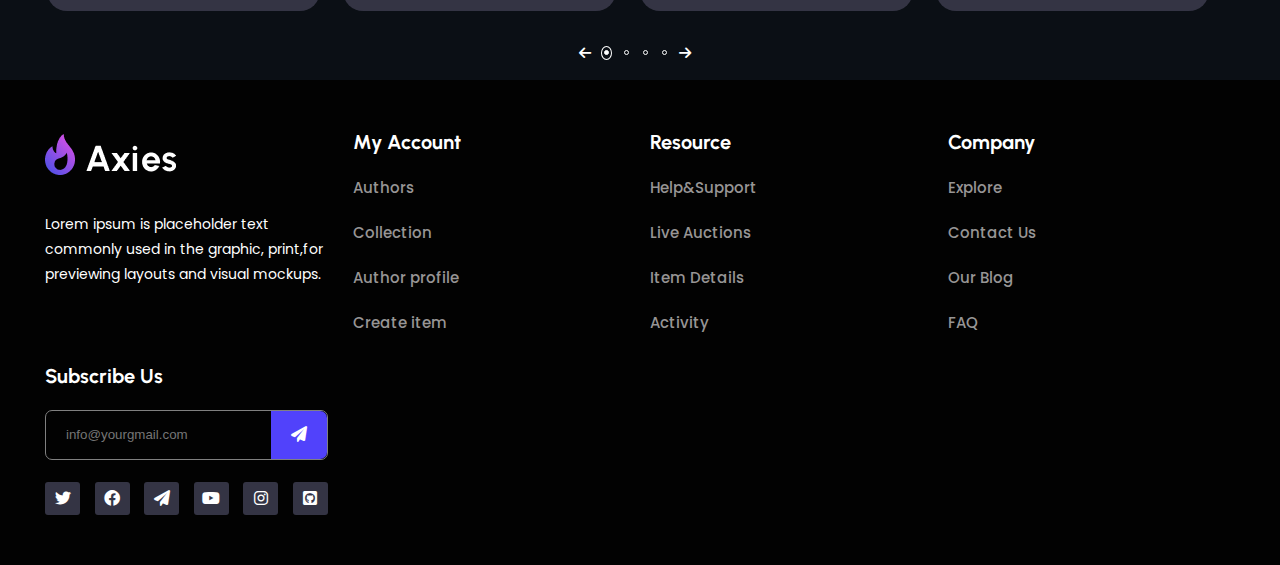
<file: product.html>
<!doctype html>
<html lang="en">
    <head>
        <meta charset="UTF-8">
        <meta name="viewport"
              content="width=device-width, user-scalable=no, initial-scale=1.0, maximum-scale=1.0, minimum-scale=1.0">
        <meta http-equiv="X-UA-Compatible" content="ie=edge">
        <title>NFT Product</title>
        <link rel="stylesheet" href="https://cdnjs.cloudflare.com/ajax/libs/font-awesome/6.0.0/css/all.min.css" integrity="sha512-9usAa10IRO0HhonpyAIVpjrylPvoDwiPUiKdWk5t3PyolY1cOd4DSE0Ga+ri4AuTroPR5aQvXU9xC6qOPnzFeg==" crossorigin="anonymous" referrerpolicy="no-referrer" />
        <link rel="shortcut icon" href="axies-images/01_header/favi.ico" type="image/x-icon" />
        <link rel="stylesheet" href="product.css">
    </head>
    <body>
        <header class="flexible pd-left product-head">

        <div class="logo">
            <img src="axies-images/01_header/logo_dark.png" alt="logo">
        </div>
        <!--            navbar-->
        <div class="nav-box">
            <ul class="navbar flexible">
                <li class="navbar-item">
                    <a href="index.html">Home</a>
                </li>
                <li class="navbar-item">
                    <a href="">Explore</a>
                    <ul class="navbar-item-sublist flexible">
                        <li class="sub-item"><a href="product.html">Item Details 1</a></li>
                        <li class="sub-item"><a href="">sub item 2</a></li>
                        <li class="sub-item"><a href="">sub item 3</a></li>
                        <li class="sub-item"><a href="">sub item 4</a></li>
                    </ul>
                </li>
                <li class="navbar-item">
                    <a href="">Activity</a>
                    <ul class="navbar-item-sublist flexible">
                        <li class="sub-item"><a href="">sub item 1</a></li>
                        <li class="sub-item"><a href="">sub item 2</a></li>
                        <li class="sub-item"><a href="">sub item 3</a></li>
                        <li class="sub-item"><a href="">sub item 4</a></li>
                        <li class="sub-item"><a href="">sub item 5</a></li>
                    </ul>
                </li>
                <li class="navbar-item">
                    <a href="">Community</a>
                    <ul class="navbar-item-sublist flexible">
                        <li class="sub-item"><a href="">sub item 1</a></li>
                        <li class="sub-item"><a href="">sub item 2</a></li>
                    </ul>
                </li>
                <li class="navbar-item">
                    <a href="">Pages</a>
                    <ul class="navbar-item-sublist flexible">
                        <li class="sub-item"><a href="profile.html">Edit Profile</a></li>
                        <li class="sub-item"><a href="">sub item 2</a></li>
                        <li class="sub-item"><a href="">sub item 3</a></li>
                        <li class="sub-item"><a href="">sub item 4</a></li>
                        <li class="sub-item"><a href="">sub item 5</a></li>
                        <li class="sub-item"><a href="">sub item 6</a></li>
                        <li class="sub-item"><a href="">sub item 7</a></li>
                    </ul>
                </li>
                <li class="navbar-item">
                    <a href="">Contact</a>
                    <ul class="navbar-item-sublist flexible">
                        <li class="sub-item"><a href="">sub item 1</a></li>
                        <li class="sub-item"><a href="">sub item 2</a></li>
                        <li class="sub-item"><a href="">sub item 3</a></li>
                    </ul>
                </li>
            </ul>
        </div>
        <!--search-->
        <div class="right-head flexible">
            <label for="search" class="search-box flexible">
                <input type="text" id="search" class="hide-search" placeholder="search...">
                <i class="fa-solid fa-magnifying-glass"></i>
            </label>

            <div class="connect">
                <i class="fa-solid fa-wallet"></i> Wallet connect
            </div>
            <div class="icons">
                <div>
                    <a href="login.html"  title="login page">
                        <img src="axies-images/login%20page/USER3-512.png" alt="login-icon">
                    </a>
                </div>
                <div class="sun">
                    <img src="axies-images/01_header/sun.png" alt="sun-png">
                </div>
            </div>
        </div>


    </header>

    <div class="page-title">
        <h1>Item Details 1</h1>
        <div class="flexible">
            <p><a href="index.html"> Home </a>&nbsp;&nbsp;/&nbsp;&nbsp;</p>
            <p><a href="">Explore</a>&nbsp;&nbsp; /&nbsp;&nbsp;</p>
            <p><a href="">Item Details 1</a> </p>
        </div>
    </div>

    <div class="back-gnd"></div>


    <main>

        <div class="product-section flexible">
            <div class="product-profile"></div>
            <div class="product-info">
                <h2>"The Fantasy Flower illustration"</h2>
                <div class="report">
                    <div class="report-view flexible">
                        <div><i class="fa fa-eye" aria-hidden="true"></i> 225</div>
                        <div><i class="fa fa-heart" aria-hidden="true"></i> 100</div>
                    </div>
                    <div class="report-share flexible">
                        <div><i class="fa fa-paper-plane" aria-hidden="true"></i></div>
                        <div><i class="fa fa-ellipsis-h" aria-hidden="true"></i></div>
                    </div>
                </div>
                <div class="owners">
                    <div>
                        <img src="axies-images/05_Top%20Seller/avt-8.jpg" alt="avatar-pic">
                        <p>Owned By <br> <span>Ralph Garraway</span></p>
                    </div>
                    <div>
                        <img src="axies-images/05_Top%20Seller/avt-2.jpg" alt="avatar-pic">
                        <p>Create By <br> <span>Freddie Carpenter</span></p>
                    </div>
                </div>
                <p>Lorem ipsum is placeholder text commonly
                    used in the graphic, print, and publishing
                    industries for previewing layouts and visual mockups.
                    Lorem ipsum is placeholder text commonly used in the
                    graphic, print, and publishing industries for previewing
                    layouts and visual mockups.
                </p>
                <div class="counters">
                    <div>Current Bid <p><span>4.89 ETH</span> =$12.246</p></div>
                    <div class="timer-text-cd">Countdown <span>Start count</span></div>
                </div>
                <div class="btn info-btn">
                    <i class="fa fa-shopping-bag" aria-hidden="true"></i> &nbsp; Place a bid
                </div>

                <div class="users-info">
                    <ul class="table-head flexible">
                        <li class="title-active">Bid history</li>
                        <li>Info</li>
                        <li>Provenance</li>
                    </ul>
                    <div class="product-table">
                        <table class="user-history">
                            <tr>
                                <td>
                                    <img src="axies-images/05_Top%20Seller/avt-3.jpg" alt="table-pic">
                                    <div class="check"><i class="fa fa-check" aria-hidden="true"></i></div>
                                </td>
                                <td>
                                    <p><span>Mason Woodward</span> Place a bid</p>
                                    <p>8 hours ago</p>
                                </td>
                                <td>
                                    <span>4.89 ETH</span>
                                    <p>=$12.246</p>
                                </td>
                            </tr>
                            <tr>
                                <td>
                                    <img src="axies-images/05_Top%20Seller/avt-6.jpg" alt="table-pic">
                                    <div class="check"><i class="fa fa-check" aria-hidden="true"></i></div>
                                </td>
                                <td>
                                    <p><span>Mason Woodward</span> Place a bid</p>
                                    <p>8 hours ago</p>
                                </td>
                                <td>
                                    <span>4.89 ETH</span>
                                    <p>=$12.246</p>
                                </td>
                            </tr>
                            <tr>
                                <td>
                                    <img src="axies-images/05_Top%20Seller/avt-1.jpg" alt="table-pic">
                                    <div class="check"><i class="fa fa-check" aria-hidden="true"></i></div>
                                </td>
                                <td>
                                    <p><span>Mason Woodward</span> Place a bid</p>
                                    <p>8 hours ago</p>
                                </td>
                                <td>
                                    <span>4.89 ETH</span>
                                    <p>=$12.246</p>
                                </td>
                            </tr>
                            <tr>
                                <td>
                                    <img src="axies-images/05_Top%20Seller/avt-3.jpg" alt="table-pic">
                                    <div class="check"><i class="fa fa-check" aria-hidden="true"></i></div>
                                </td>
                                <td>
                                    <p><span>Mason Woodward</span> Place a bid</p>
                                    <p>8 hours ago</p>
                                </td>
                                <td>
                                    <span>4.89 ETH</span>
                                    <p>=$12.246</p>
                                </td>
                            </tr>
                            <tr>
                                <td>
                                    <img src="axies-images/05_Top%20Seller/avt-6.jpg" alt="table-pic">
                                    <div class="check"><i class="fa fa-check" aria-hidden="true"></i></div>
                                </td>
                                <td>
                                    <p><span>Mason Woodward</span> Place a bid</p>
                                    <p>8 hours ago</p>
                                </td>
                                <td>
                                    <span>4.89 ETH</span>
                                    <p>=$12.246</p>
                                </td>
                            </tr>
                            <tr>
                                <td>
                                    <img src="axies-images/05_Top%20Seller/avt-1.jpg" alt="table-pic">
                                    <div class="check"><i class="fa fa-check" aria-hidden="true"></i></div>
                                </td>
                                <td>
                                    <p><span>Mason Woodward</span> Place a bid</p>
                                    <p>8 hours ago</p>
                                </td>
                                <td>
                                    <span>4.89 ETH</span>
                                    <p>=$12.246</p>
                                </td>
                            </tr>
                        </table>
                        <table class="info-table hide-table">
                            <tr>
                                <td>
                                    <img src="axies-images/05_Top%20Seller/avt-3.jpg" alt="table-pic">
                                    <div class="check"><i class="fa fa-check" aria-hidden="true"></i></div>
                                </td>
                                <td>
                                    <p><span>Mason Woodward</span> Place a bid</p>
                                    <p>8 hours ago</p>
                                </td>
                                <td>
                                    <span>4.89 ETH</span>
                                    <p>=$12.246</p>
                                </td>
                            </tr>
                        </table>
                        <table class="prove-table hide-table">
                            <tr>
                                <td>
                                    <p>
                                        Lorem ipsum is placeholder text commonly
                                        used in the graphic, print, and publishing
                                        industries for previewing layouts and visual mockups.
                                        Lorem ipsum is placeholder text commonly used in the
                                        graphic, print, and publishing industries for previewing
                                        layouts and visual mockups.
                                    </p>
                                </td>
                            </tr>
                        </table>
                    </div>
                </div>

            </div>
        </div>

        <section class="product-live-auction">
            <!--                titr-->
            <div class="titr">
                <h2>Live Auctions</h2>
                <p>EXPLORE MORE</p>
            </div>
            <div class="section3-all-posts">
                <!--                    post1-->
                <div class="section3-post">
                    <div class="image">
                        <img src="axies-images/03_Live%20Auctions/card-item8.jpg" alt="post1-img">
                        <div class="img-shop img-shop-hide">
                            <i class="fa-solid fa-bag-shopping"></i>&nbsp; Place Bid
                        </div>
                        <div class="timer timer-text">
                            <i class="fa-solid fa-fire-flame-curved"></i>&nbsp;<span></span>
                        </div>
                    </div>
                    <p>“Hamlet Contemplates Yorick’s...</p>
                    <div class="creator flexible">
                        <div class="flexible">
                            <img src="axies-images/05_Top%20Seller/avt-7.jpg" alt="avatar">
                            <p>Creator<br><span>SalvadorDali</span></p>
                        </div>
                        <button>BSC</button>
                    </div>
                    <div class="current-bid flexible">
                        <p>Current Bid<br>
                            <span>4.89 ETH  </span>= $12.246</p>
                        <div class="like-btn flexible">
                            <i class="fa-regular fa-heart"></i> &nbsp; 100
                        </div>
                    </div>
                </div>
                <!--                    post2-->
                <div class="section3-post">
                    <div class="image">
                        <img src="axies-images/03_Live%20Auctions/image-box-10.jpg" alt="post1-img">
                        <div class="img-shop">
                            <i class="fa-solid fa-bag-shopping"></i>&nbsp; Place Bid
                        </div>
                        <div class="timer timer-text">
                            <i class="fa-solid fa-fire-flame-curved"></i>&nbsp;<span></span>
                        </div>
                    </div>
                    <p>“Hamlet Contemplates Yorick’s...</p>
                    <div class="creator flexible">
                        <div class="flexible">
                            <img src="axies-images/05_Top%20Seller/avt-2.jpg" alt="avatar">
                            <p>Creator<br><span>SalvadorDali</span></p>
                        </div>
                        <button>BSC</button>
                    </div>
                    <div class="current-bid flexible">
                        <p>Current Bid<br>
                            <span>4.89 ETH  </span>= $12.246</p>
                        <div class="like-btn flexible">
                            <i class="fa-regular fa-heart"></i> &nbsp; 100
                        </div>
                    </div>
                </div>
                <!--                    post3-->
                <div class="section3-post">
                    <div class="image">
                        <img src="axies-images/03_Live%20Auctions/image-box-11.jpg" alt="post1-img">
                        <div class="img-shop img-shop-hide">
                            <i class="fa-solid fa-bag-shopping"></i>&nbsp; Place Bid
                        </div>
                        <div class="timer timer-text">
                            <i class="fa-solid fa-fire-flame-curved"></i>&nbsp;<span></span>
                        </div>
                    </div>
                    <p>“Hamlet Contemplates Yorick’s...</p>
                    <div class="creator flexible">
                        <div class="flexible">
                            <img src="axies-images/05_Top%20Seller/avt-3.jpg" alt="avatar">
                            <p>Creator<br><span>SalvadorDali</span></p>
                        </div>
                        <button>BSC</button>
                    </div>
                    <div class="current-bid flexible">
                        <p>Current Bid<br>
                            <span>4.89 ETH  </span>= $12.246</p>
                        <div class="like-btn flexible">
                            <i class="fa-regular fa-heart"></i> &nbsp; 100
                        </div>
                    </div>
                </div>
                <!--                    post4-->
                <div class="section3-post">
                    <div class="image">
                        <img src="axies-images/03_Live%20Auctions/image-box-21.jpg" alt="post1-img">
                        <div class="img-shop img-shop-hide">
                            <i class="fa-solid fa-bag-shopping"></i>&nbsp; Place Bid
                        </div>
                        <div class="timer timer-text">
                            <i class="fa-solid fa-fire-flame-curved"></i>&nbsp;<span></span>
                        </div>
                    </div>
                    <p>“Hamlet Contemplates Yorick’s...</p>
                    <div class="creator flexible">
                        <div class="flexible">
                            <img src="axies-images/05_Top%20Seller/avt-4.jpg" alt="avatar">
                            <p>Creator<br><span>SalvadorDali</span></p>
                        </div>
                        <button>BSC</button>
                    </div>
                    <div class="current-bid flexible">
                        <p>Current Bid<br>
                            <span>4.89 ETH  </span>= $12.246</p>
                        <div class="like-btn flexible">
                            <i class="fa-regular fa-heart"></i> &nbsp; 100
                        </div>
                    </div>
                </div>
                <!--                    hide posts-->

                <!--                    post5-->
                <div class="section3-post">
                    <div class="image">
                        <img src="axies-images/06_Today's%20Picks/card-item-2.jpg" alt="post1-img">
                        <div class="img-shop img-shop-hide">
                            <i class="fa-solid fa-bag-shopping"></i>&nbsp; Place Bid
                        </div>
                        <div class="timer timer-text">
                            <i class="fa-solid fa-fire-flame-curved"></i>&nbsp;<span></span>
                        </div>
                    </div>
                    <p>“Hamlet Contemplates Yorick’s...</p>
                    <div class="creator flexible">
                        <div class="flexible">
                            <img src="axies-images/05_Top%20Seller/avt-7.jpg" alt="avatar">
                            <p>Creator<br><span>SalvadorDali</span></p>
                        </div>
                        <button>BSC</button>
                    </div>
                    <div class="current-bid flexible">
                        <p>Current Bid<br>
                            <span>4.89 ETH  </span>= $12.246</p>
                        <div class="like-btn flexible">
                            <i class="fa-regular fa-heart"></i> &nbsp; 100
                        </div>
                    </div>
                </div>
                <!--                    post6-->
                <div class="section3-post">
                    <div class="image">
                        <img src="axies-images/06_Today's%20Picks/card-item-3.jpg" alt="post1-img">
                        <div class="img-shop">
                            <i class="fa-solid fa-bag-shopping"></i>&nbsp; Place Bid
                        </div>
                        <div class="timer timer-text">
                            <i class="fa-solid fa-fire-flame-curved"></i>&nbsp;<span></span>
                        </div>
                    </div>
                    <p>“Hamlet Contemplates Yorick’s...</p>
                    <div class="creator flexible">
                        <div class="flexible">
                            <img src="axies-images/05_Top%20Seller/avt-2.jpg" alt="avatar">
                            <p>Creator<br><span>SalvadorDali</span></p>
                        </div>
                        <button>BSC</button>
                    </div>
                    <div class="current-bid flexible">
                        <p>Current Bid<br>
                            <span>4.89 ETH  </span>= $12.246</p>
                        <div class="like-btn flexible">
                            <i class="fa-regular fa-heart"></i> &nbsp; 100
                        </div>
                    </div>
                </div>
                <!--                    post7-->
                <div class="section3-post">
                    <div class="image">
                        <img src="axies-images/06_Today's%20Picks/card-item-4.jpg" alt="post1-img">
                        <div class="img-shop img-shop-hide">
                            <i class="fa-solid fa-bag-shopping"></i>&nbsp; Place Bid
                        </div>
                        <div class="timer timer-text">
                            <i class="fa-solid fa-fire-flame-curved"></i>&nbsp;<span></span>
                        </div>
                    </div>
                    <p>“Hamlet Contemplates Yorick’s...</p>
                    <div class="creator flexible">
                        <div class="flexible">
                            <img src="axies-images/05_Top%20Seller/avt-3.jpg" alt="avatar">
                            <p>Creator<br><span>SalvadorDali</span></p>
                        </div>
                        <button>BSC</button>
                    </div>
                    <div class="current-bid flexible">
                        <p>Current Bid<br>
                            <span>4.89 ETH  </span>= $12.246</p>
                        <div class="like-btn flexible">
                            <i class="fa-regular fa-heart"></i> &nbsp; 100
                        </div>
                    </div>
                </div>
                <!--                    post8-->
                <div class="section3-post">
                    <div class="image">
                        <img src="axies-images/06_Today's%20Picks/card-item-7.jpg" alt="post1-img">
                        <div class="img-shop img-shop-hide">
                            <i class="fa-solid fa-bag-shopping"></i>&nbsp; Place Bid
                        </div>
                        <div class="timer timer-text">
                            <i class="fa-solid fa-fire-flame-curved"></i>&nbsp;<span></span>
                        </div>
                    </div>
                    <p>“Hamlet Contemplates Yorick’s...</p>
                    <div class="creator flexible">
                        <div class="flexible">
                            <img src="axies-images/05_Top%20Seller/avt-4.jpg" alt="avatar">
                            <p>Creator<br><span>SalvadorDali</span></p>
                        </div>
                        <button>BSC</button>
                    </div>
                    <div class="current-bid flexible">
                        <p>Current Bid<br>
                            <span>4.89 ETH  </span>= $12.246</p>
                        <div class="like-btn flexible">
                            <i class="fa-regular fa-heart"></i> &nbsp; 100
                        </div>
                    </div>
                </div>

                <!--                    post9-->
                <div class="section3-post">
                    <div class="image">
                        <img src="axies-images/06_Today's%20Picks/card-item-9.jpg" alt="post1-img">
                        <div class="img-shop img-shop-hide">
                            <i class="fa-solid fa-bag-shopping"></i>&nbsp; Place Bid
                        </div>
                        <div class="timer timer-text">
                            <i class="fa-solid fa-fire-flame-curved"></i>&nbsp;<span></span>
                        </div>
                    </div>
                    <p>“Hamlet Contemplates Yorick’s...</p>
                    <div class="creator flexible">
                        <div class="flexible">
                            <img src="axies-images/05_Top%20Seller/avt-3.jpg" alt="avatar">
                            <p>Creator<br><span>SalvadorDali</span></p>
                        </div>
                        <button>BSC</button>
                    </div>
                    <div class="current-bid flexible">
                        <p>Current Bid<br>
                            <span>4.89 ETH  </span>= $12.246</p>
                        <div class="like-btn flexible">
                            <i class="fa-regular fa-heart"></i> &nbsp; 100
                        </div>
                    </div>
                </div>

            </div>

            <!--                section3-footer-->
            <div class="section3-footer">
                <div class="foot-btn1">
                    <i class="fa-solid fa-arrow-left"></i>
                </div>
                <div class="section3-active">
                    <div class="section3-foot-btn foot-btn2"></div>
                </div>
                <div class="section3-hidden">
                    <div class="section3-foot-btn foot-btn3"></div>
                </div>
                <div class="section3-hidden">
                    <div class="section3-foot-btn foot-btn4"></div>
                </div>
                <div class="section3-hidden">
                    <div class="section3-foot-btn foot-btn5"></div>
                </div>

                <div class="foot-btn6">
                    <i class="fa-solid fa-arrow-right"></i>
                </div>
            </div>
        </section>

    </main>

    <footer>
        <div class="footer-logo">
            <img src="axies-images/01_header/logo_dark.png" alt="footer-logo">
            <p>Lorem ipsum is placeholder text commonly used in the graphic,
                print,for previewing layouts and visual mockups.</p>
        </div>
        <div class="footer-link-item">
            <h3>My Account</h3>
            <a>Authors</a>
            <a>Collection</a>
            <a>Author profile</a>
            <a>Create item</a>
        </div>
        <div class="footer-link-item">
            <h3>Resource</h3>
            <a>Help&Support</a>
            <a>Live Auctions</a>
            <a>Item Details</a>
            <a>Activity</a>
        </div>
        <div class="footer-link-item">
            <h3>Company</h3>
            <a>Explore</a>
            <a>Contact Us</a>
            <a>Our Blog</a>
            <a>FAQ</a>
        </div>
        <div class="footer-link-item footer-social-item">
            <h3>Subscribe Us</h3>
            <div class="email flexible">
                <label for="email">
                    <input type="text" placeholder="info@yourgmail.com" id="email">
                </label>
                <button><i class="fa-solid fa-paper-plane"></i></button>
            </div>
            <div class="product-social flexible">
                <div class="product-link-item">
                    <i class="fa-brands fa-twitter"></i>
                </div>
                <div class="product-link-item">
                    <i class="fa-brands fa-facebook"></i>
                </div>
                <div class="product-link-item">
                    <i class="fa-solid fa-paper-plane"></i>
                </div>
                <div class="product-link-item">
                    <i class="fa-brands fa-youtube"></i>
                </div>
                <div class="product-link-item">
                    <i class="fa-brands fa-instagram"></i>
                </div>
                <div class="product-link-item">
                    <i class="fa-brands fa-github-square"></i>
                </div>
            </div>
        </div>
        <div class="go-up-btn">
            <i class="fa-solid fa-angle-up"></i>
        </div>
    </footer>

    <script src="js/product.js"></script>
    <script src="js/index.js"></script>
    </body>
</html>
</file>
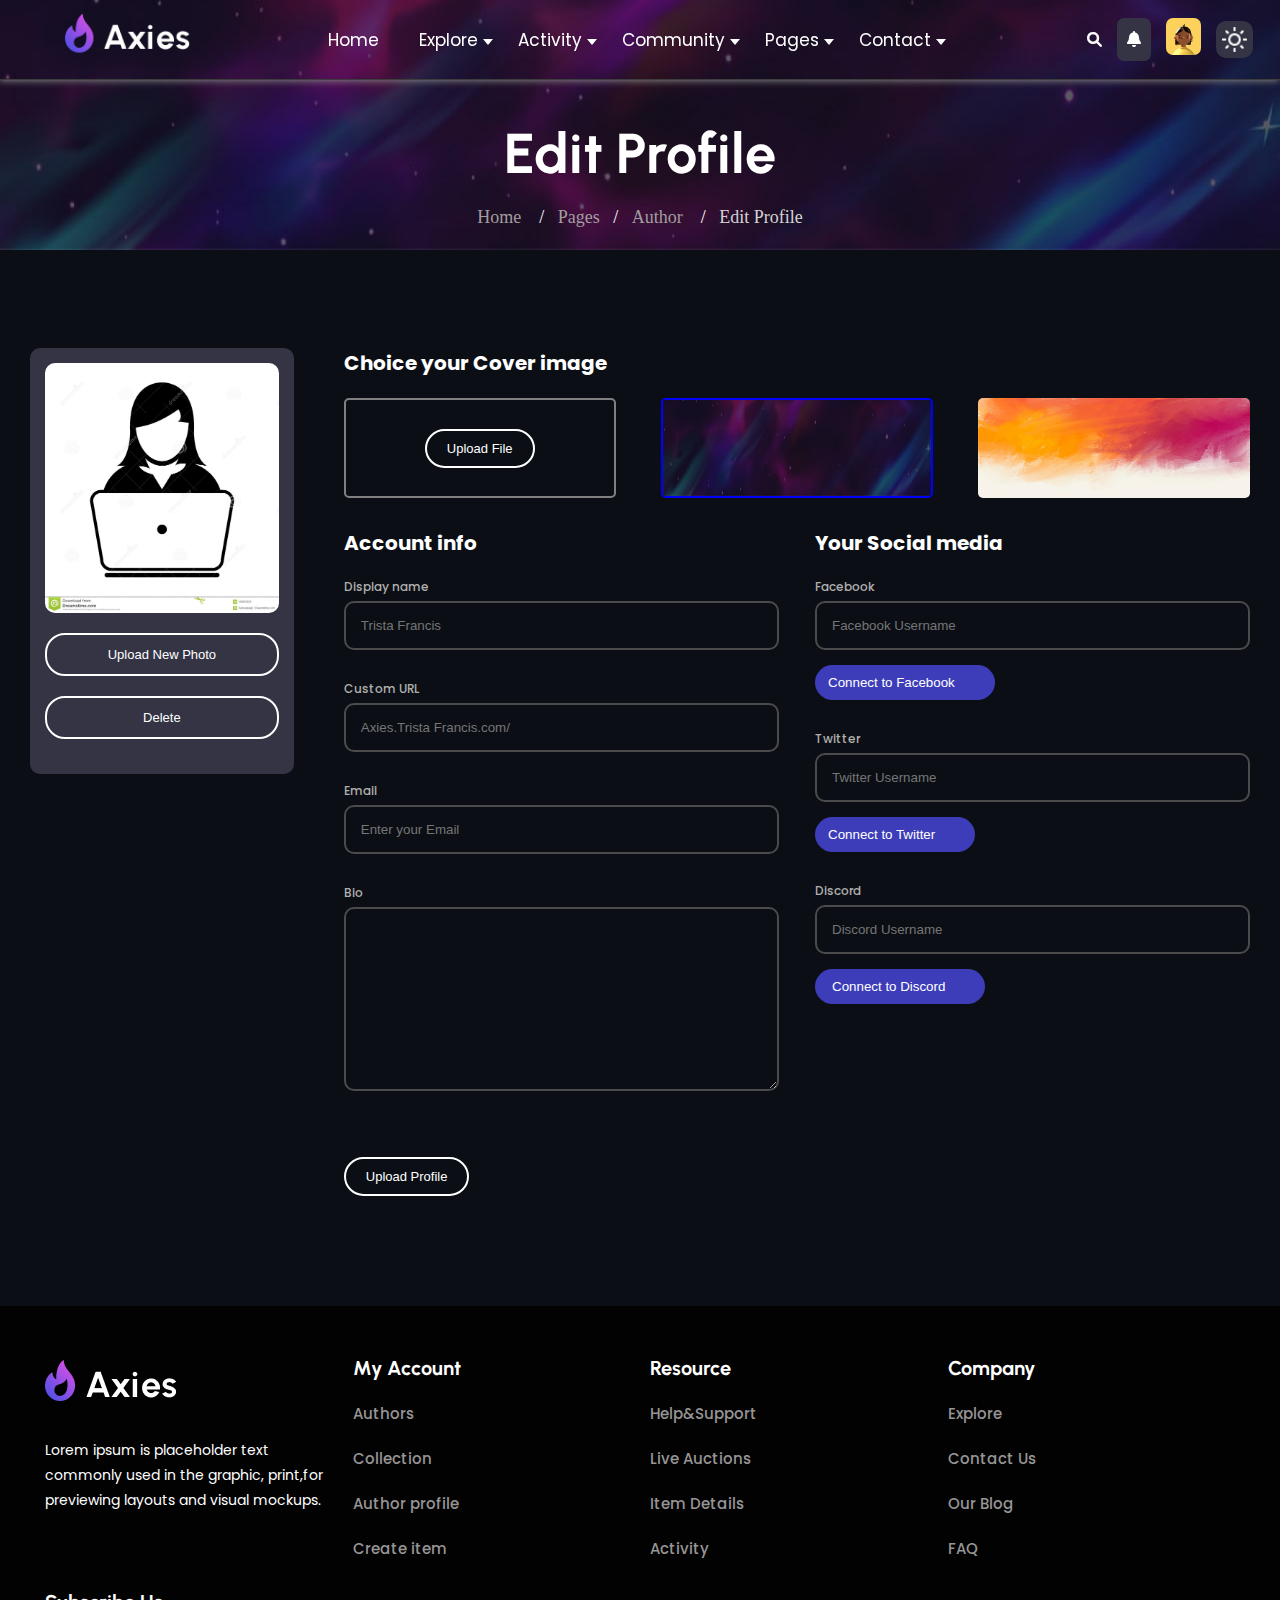
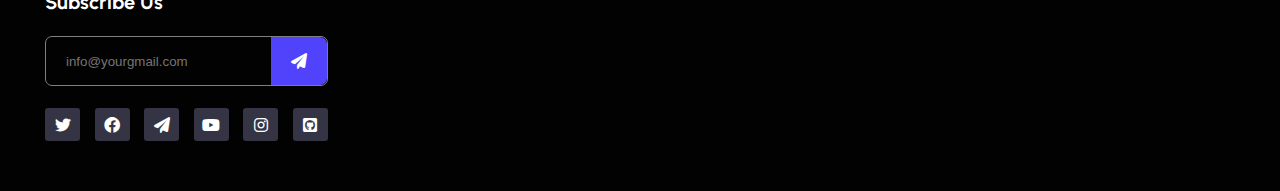
<file: profile.html>
<!DOCTYPE html>
<html lang="en">
    <head>
        <meta charset="UTF-8">
        <title>Profile Page</title>
        <link rel="stylesheet" href="https://cdnjs.cloudflare.com/ajax/libs/font-awesome/6.0.0/css/all.min.css" integrity="sha512-9usAa10IRO0HhonpyAIVpjrylPvoDwiPUiKdWk5t3PyolY1cOd4DSE0Ga+ri4AuTroPR5aQvXU9xC6qOPnzFeg==" crossorigin="anonymous" referrerpolicy="no-referrer" />
        <link rel="shortcut icon" href="axies-images/01_header/favi.ico" type="image/x-icon" />
        <link rel="stylesheet" href="profile.css">
    </head>
    <body>
        <header class="flexible pd-left product-head">

            <div class="logo">
                <img src="axies-images/01_header/logo_dark.png" alt="logo">
            </div>
            <!--            navbar-->
            <div class="nav-box">
                <ul class="navbar flexible">
                    <li class="navbar-item">
                        <a href="index.html">Home</a>
                    </li>
                    <li class="navbar-item">
                        <a href="">Explore</a>
                        <ul class="navbar-item-sublist flexible">
                            <li class="sub-item"><a href="product.html">Item Details 1</a></li>
                            <li class="sub-item"><a href="">sub item 2</a></li>
                            <li class="sub-item"><a href="">sub item 3</a></li>
                            <li class="sub-item"><a href="">sub item 4</a></li>
                        </ul>
                    </li>
                    <li class="navbar-item">
                        <a href="">Activity</a>
                        <ul class="navbar-item-sublist flexible">
                            <li class="sub-item"><a href="">sub item 1</a></li>
                            <li class="sub-item"><a href="">sub item 2</a></li>
                            <li class="sub-item"><a href="">sub item 3</a></li>
                            <li class="sub-item"><a href="">sub item 4</a></li>
                            <li class="sub-item"><a href="">sub item 5</a></li>
                        </ul>
                    </li>
                    <li class="navbar-item">
                        <a href="">Community</a>
                        <ul class="navbar-item-sublist flexible">
                            <li class="sub-item"><a href="">sub item 1</a></li>
                            <li class="sub-item"><a href="">sub item 2</a></li>
                        </ul>
                    </li>
                    <li class="navbar-item">
                        <a href="">Pages</a>
                        <ul class="navbar-item-sublist flexible">
                            <li class="sub-item"><a href="profile.html">Edit Profile</a></li>
                            <li class="sub-item"><a href="">sub item 2</a></li>
                            <li class="sub-item"><a href="">sub item 3</a></li>
                            <li class="sub-item"><a href="">sub item 4</a></li>
                            <li class="sub-item"><a href="">sub item 5</a></li>
                            <li class="sub-item"><a href="">sub item 6</a></li>
                            <li class="sub-item"><a href="">sub item 7</a></li>
                        </ul>
                    </li>
                    <li class="navbar-item">
                        <a href="">Contact</a>
                        <ul class="navbar-item-sublist flexible">
                            <li class="sub-item"><a href="">sub item 1</a></li>
                            <li class="sub-item"><a href="">sub item 2</a></li>
                            <li class="sub-item"><a href="">sub item 3</a></li>
                        </ul>
                    </li>
                </ul>
            </div>
            <!--search-->
            <div class="right-head flexible">

                <label for="search" class="search-box flexible">
                    <input type="text" id="search" class="hide-search" placeholder="search...">
                    <i class="fa-solid fa-magnifying-glass"></i>
                </label>

                <div class="notification flexible">
                    <div class="notification-icon">
                        <i class="fa-solid fa-bell"></i>
                    </div>
                    <div class="personal-image">
                        <img src="axies-images/05_Top%20Seller/avt-1.jpg" alt="image">
                    </div>
                </div>

                <div class="icons">
                    <div class="sun">
                        <img src="axies-images/01_header/sun.png" alt="sun-png">
                    </div>
                </div>

            </div>


        </header>

        <div class="page-title">
            <h1>Edit Profile</h1>
            <div class="flexible">
                <p><a href="index.html"> Home </a>&nbsp;&nbsp;&nbsp;/&nbsp;&nbsp;&nbsp;</p>
                <p><a href="">Pages</a>&nbsp;&nbsp;&nbsp;/&nbsp;&nbsp;&nbsp;</p>
                <p><a href="">Author</a>&nbsp;&nbsp; &nbsp;/&nbsp;&nbsp;&nbsp;</p>
                <p><a href="">Edit Profile</a> </p>
            </div>
        </div>

        <div class="back-gnd"></div>

        <main>

            <section class="profile-section">

                <aside class="profile-image flexible">
                    <img src="axies-images/cover/avt-20.png" alt="picture">
                    <button class="btn profile-image__upload">Upload New Photo</button>
                    <!--          <input type="file" name="file" id="form-uploader" accept="image/*">-->
                    <button class="btn profile-image__delete">Delete</button>
                </aside>

                <section class="profile-content">
                    <div class="profile-content-cover">
                        <p class="profile-content-titr">Choice your Cover image</p>
                        <div class="cover-container flexible">
                            <div>
                                <button class="btn">Upload File</button>
                            </div>
                            <div>
                                <img src="axies-images/cover/back.png" alt="cover-pic" class="cover-active">
                            </div>
                            <div>
                                <img src="axies-images/cover/red-theme.png" alt="cover-pic">
                            </div>
                        </div>
                    </div>
                    <div class="profile-content-middle flexible">
                        <div class="profile-content-account">
                            <p class="profile-content-titr">Account info</p>
                            <div>
                                <p class="profile-content-caption">Display name</p>
                                <label for="Username">
                                </label>
                                <input type="text" id="Username" name="Username" placeholder="Trista Francis" required>
                            </div>
                            <div>
                                <p class="profile-content-caption">Custom URL</p>
                                <label for="User-url">
                                </label>
                                <input type="url" id="User-url" name="Url" placeholder="Axies.Trista Francis.com/" required>
                            </div>
                            <div>
                                <p class="profile-content-caption">Email</p>
                                <label for="User-email">
                                </label>
                                <input type="email" id="User-email" name="email" placeholder="Enter your Email" required>
                            </div>
                            <div>
                                <p class="profile-content-caption">Bio</p>
                                <label for="User-bio">
                                </label>
                                <textarea id="User-bio" name="biography" rows="12" required>

                </textarea>
                            </div>
                        </div>

                        <div class="profile-content-socialMedia">
                            <p class="profile-content-titr">Your Social media</p>
                            <div>
                                <p class="profile-content-caption">Facebook</p>
                                <label for="facebook"></label>
                                <input type="text" id="facebook" name="facebook" placeholder="Facebook Username" required>
                                <button class="flexible">
                                    <i class="fa-brands fa-facebook"></i>
                                    <span>Connect to Facebook</span>
                                </button>
                            </div>
                            <div>
                                <p class="profile-content-caption">Twitter</p>
                                <label for="Twitter"></label>
                                <input type="text" id="Twitter" name="Twitter" placeholder="Twitter Username" required>
                                <button class="flexible">
                                    <i class="fa-brands fa-twitter"></i>
                                    <span>Connect to Twitter</span>
                                </button>
                            </div>
                            <div>
                                <p class="profile-content-caption">Discord</p>
                                <label for="Discord"></label>
                                <input type="text" id="Discord" name="Discord" placeholder="Discord Username" required>
                                <button class="flexible">
                                    <i class="fa-brands fa-discord"></i>
                                    <span>Connect to Discord</span>
                                </button>
                            </div>
                        </div>
                    </div>
                    <button class="btn">Upload Profile</button>
                </section>

            </section>

        </main>

        <footer>
            <div class="footer-logo">
                <img src="axies-images/01_header/logo_dark.png" alt="footer-logo">
                <p>Lorem ipsum is placeholder text commonly used in the graphic,
                    print,for previewing layouts and visual mockups.</p>
            </div>
            <div class="footer-link-item">
                <h3>My Account</h3>
                <a>Authors</a>
                <a>Collection</a>
                <a>Author profile</a>
                <a>Create item</a>
            </div>
            <div class="footer-link-item">
                <h3>Resource</h3>
                <a>Help&Support</a>
                <a>Live Auctions</a>
                <a>Item Details</a>
                <a>Activity</a>
            </div>
            <div class="footer-link-item">
                <h3>Company</h3>
                <a>Explore</a>
                <a>Contact Us</a>
                <a>Our Blog</a>
                <a>FAQ</a>
            </div>
            <div class="footer-link-item footer-social-item">
                <h3>Subscribe Us</h3>
                <div class="email flexible">
                    <label for="email">
                        <input type="text" placeholder="info@yourgmail.com" id="email">
                    </label>
                    <button><i class="fa-solid fa-paper-plane"></i></button>
                </div>
                <div class="product-social flexible">
                    <div class="product-link-item">
                        <i class="fa-brands fa-twitter"></i>
                    </div>
                    <div class="product-link-item">
                        <i class="fa-brands fa-facebook"></i>
                    </div>
                    <div class="product-link-item">
                        <i class="fa-solid fa-paper-plane"></i>
                    </div>
                    <div class="product-link-item">
                        <i class="fa-brands fa-youtube"></i>
                    </div>
                    <div class="product-link-item">
                        <i class="fa-brands fa-instagram"></i>
                    </div>
                    <div class="product-link-item">
                        <i class="fa-brands fa-github-square"></i>
                    </div>
                </div>
            </div>
            <div class="go-up-btn">
                <i class="fa-solid fa-angle-up"></i>
            </div>
        </footer>

        <script src="js/profile.js"></script>
        <script src="js/index.js"></script>
    </body>
</html>
</file>
<file: layout.css>
@import url('https://fonts.googleapis.com/css2?family=Bree+Serif&family=Roboto:ital,wght@0,100;0,300;0,400;0,500;0,700;0,900;1,100;1,300;1,400;1,500;1,700;1,900&family=Rubik:ital,wght@0,300;0,400;0,500;0,600;0,700;0,800;0,900;1,300;1,400;1,500;1,600;1,700;1,800;1,900&family=Satisfy&display=swap');
@import url('https://fonts.googleapis.com/css2?family=Bree+Serif&family=Poppins:ital,wght@0,100;0,200;0,300;0,400;0,500;0,600;0,700;0,800;0,900;1,100;1,200;1,300;1,400;1,500;1,600;1,700;1,800;1,900&family=Roboto:ital,wght@0,100;0,300;0,400;0,500;0,700;0,900;1,100;1,300;1,400;1,500;1,700;1,900&family=Rubik:ital,wght@0,300;0,400;0,500;0,600;0,700;0,800;0,900;1,300;1,400;1,500;1,600;1,700;1,800;1,900&family=Satisfy&display=swap');
@import url('https://fonts.googleapis.com/css2?family=Bree+Serif&family=Poppins:ital,wght@0,100;0,200;0,300;0,400;0,500;0,600;0,700;0,800;0,900;1,100;1,200;1,300;1,400;1,500;1,600;1,700;1,800;1,900&family=Roboto:ital,wght@0,100;0,300;0,400;0,500;0,700;0,900;1,100;1,300;1,400;1,500;1,700;1,900&family=Rubik:ital,wght@0,300;0,400;0,500;0,600;0,700;0,800;0,900;1,300;1,400;1,500;1,600;1,700;1,800;1,900&family=Satisfy&family=Urbanist:ital,wght@0,100;0,200;0,300;0,400;0,500;0,600;0,700;0,800;0,900;1,100;1,200;1,300;1,400;1,500;1,600;1,700;1,800;1,900&display=swap');

@import "header.css";
@import "main.css";
@import "footer.css";


*,
*:after,
*:before{
    margin: 0;
    padding: 0;
    box-sizing: border-box;
}

:root{
    --bg-color: #0b0f15;
    --mr-right10: 10px;
    --post-bg-color: #343444;
    --poppins-font: poppins, Serif;
    --lato-font: lato, Serif;
}
html{
    font-size: 14px;
    font-family: Poppins, serif;
    color: white;
    scroll-behavior: smooth;
}

h1,h2,
h3,h4,
h5,h6{
    font-family: Urbanist, serif!important;
    font-weight: 700;
}

h1{
    font-size: 56px;
}

h2{
    font-size: 30px;
}

input:not(#search){
    color: white;
}

.white-mood input{
    color: black!important;
}

textarea{
    color: white;
}

a{
    text-decoration: none;
    cursor: pointer;
}

ul{
    list-style-type: none;
}

.pd-left{
    padding-left: 65px!important;
}

.mr-30{
    margin-right: 30px;
}


body{
    background-color: var(--bg-color);
    color: white;
}

/*.container{*/
/*    !*padding-left: 30px;*!*/
/*}*/


.white-mood{
    background-color: whitesmoke;
}

.white-mood .primary-head{
    background-color: var(--bg-color)!important;
}

.white-mood h2,
.white-mood h1{
    color: #3d3c3c;
}

.white-mood h3,
.white-mood p{
    color: rgb(2,2,2)!important;
}

.white-mood .navbar-item-sublist{
    background-color: var(--bg-color);
}

.white-mood .sub-item a{
    color: whitesmoke;
    box-shadow: 0 1px 0 rgb(17,17,17);
}
.white-mood .link-item>i{
    color: var(--bg-color);
}

.white-mood .links-box{
    background-color: whitesmoke;
}

.white-mood .section1-text button{
    color: #262424;
}

.white-mood .section1 .text-side button:hover{
    color: blue;
    background-color: lightseagreen;
}

.white-mood .section3,
.white-mood .product-live-auction{
    background-color: papayawhip;
}

.white-mood .section3-foot-btn{
    border: 1px solid black;
}

.white-mood .section3 .foot-btn6 i,
.white-mood .section3 .foot-btn1 i{
    color: #1c1b1b;
}

.white-mood .section3-active{
    border: 1px solid black;
}

.white-mood .section6-navbar-btn{
    color: rgb(2,2,2);
}

.white-mood footer>.footer-link-item h3{
    color: white!important;
}

.white-mood footer>.footer-logo>p{
    color: whitesmoke!important;
}

.white-mood footer .go-up-btn{
    background-color: #1cb1e7;
}

.white-mood .section1{
    background-color: papayawhip;
}

.white-mood .back-gnd h1{
    color: whitesmoke!important;
}

.white-mood .info-btn{
    border-color: green;
    color: green;
}

.white-mood .table-head span a,
.white-mood .product-table span{
    color: darkgoldenrod;
    font-weight: 700;
}

.white-mood .table-head span a:hover{
    color: royalblue;
}

.white-mood .product-head{
    background-color: transparent;
}
</file>
<file: login.css>
.login-page{
    justify-content: center;
}

.login-pic{
    background: url("axies-images/login page/Untitled.png");
    width: 60%;
    background-size: cover;
}

.login,
.login-pic{
    height: 90vh;
    margin-top: 30px;
}

.login{
    /*border: 1px solid deeppink;*/
    flex-direction: column;
    justify-content: center;
    align-items: center;
    width: 32%;
    background-color: #343444;
    color: lightgrey;
    border-top-right-radius: 5px;
    border-bottom-right-radius: 5px;
}

.login h1{
    margin-bottom: 20px;
}

.form{
    flex-direction: column;
    justify-content: center;
    align-items: center;
    width: 60%;
}

.form>*{
    width: 100%;
}

.form label{
    margin-bottom: 5px;
    font-size: 14px;
}

.form input{
    background-color: transparent;
    border: 1px solid grey;
    border-radius: 5px;
    padding-left: 10px;
    color: white;
}

.form input:focus{
    outline: none;
}

.form input,
.form button {
    margin-bottom: 20px;
    height: 6vh;
}

.form button{
    border-radius: 5px;
    color: white;
    background-color: cornflowerblue;
    border: none;
    font-size: 16px;
    transition: all 0.5s ease;
}

.form button:hover{
    background-color: #362c7b;
}
.login p{
    font-size: 13px;
    margin-bottom: 25px;
}

.login p>span{
    color: #9835FB;
    font-size: 15px;
    transition: all 0.4s ease-in-out;
}

.login p>span:hover{
    cursor: pointer;
    font-weight: bold;
    color: deeppink;
}

.login aside{
    position: relative;
    margin-bottom: 25px;
}

.login aside a{
    font-size: 15px;
    color: white;
}

.login aside:after{
    position: absolute;
    top: 12px;
    left: 100px;
    content: '';
    width: 70px;
    border-bottom: 1px solid gray;
}
.login aside:before{
    position: absolute;
    top: 12px;
    right: 100px;
    content: '';
    width: 70px;
    border-bottom: 1px solid gray;
}

.social{
    width: 45%;
    justify-content: space-around;
}

.social>div{
    padding: 10px 12px;
    border-radius: 10px;
    font-size: 14px;
    cursor: pointer;
}

.social>div>i{
    transition: font-size 0.4s ease;
}
.social>div:hover{
    border-radius: 50%;
}
.social>div:hover i{
    font-size: 18px;
}

.social>div:nth-child(1){
    background-color: #362c7b;
}
.social>div:nth-child(2){
    background-color: #1cb1e7;
}
.social>div:nth-child(3){
    background-color: #c43c3c;
}
.social>div:nth-child(4){
    background-color: #2e2e2f;
}

.valid{
    border:1px solid mediumspringgreen!important;
    border-radius: 5px;
}

.invalid{
    border: 1px solid indianred!important;
    border-radius: 5px;
}
</file>
<file: product.css>
@import "layout.css";
@import "header.css";
@import "main.css";
@import "footer.css";


.back-gnd{
    background:url("axies-images/cover/back.png") no-repeat;
    background-size: 100% 100%;
    width: 100%;
    height: 250px;
    position: absolute;
    top: 0;
    z-index: -1;
}

.page-title{
    padding: 40px 0;
    text-align: center;
    font-family: Lato, serif;
}

.page-title h1{
    margin-bottom: 20px;
}

.page-title>div{
    justify-content: center;
}
.page-title div p{
    font-size: 18px;
}

.page-title div p a{
    color: #a19e9e;
}

.page-title div p:last-child a{
    color: lightgray;
}

.product-section{
    padding: 70px 47px;
    justify-content: space-between;
}

.product-section>div{
    width: 45%;
}

.product-profile{
    background: url("axies-images/05_Top Seller/profile1.png");
    background-size: 100% 100%;
    border-radius: 10px;
}

.product-info{
    font-family: var(--lato-font);
}

.product-info>*:not(.users-info){
    margin-bottom: 25px;
    display: flex;
}

.product-info>h2{
    font-size: 22px;
}

.report{
    justify-content: space-between;
}

.report-view>div{
    padding: 5px 12px;
    background-color: black;
    border-radius: 20px;
    transition: all 0.5s ease;
}

.report-view>div:hover{
    cursor: pointer;
    color: indianred;
    background-color: rgb(2,2,2);
}

.report-view>div:hover i{
    color: darkred;
    transition: all 0.5s ease;
}

.report-view>div:nth-child(1),
.report-share>div:nth-child(1){
    margin-right: 7px;
}

.report-share>div{
    background-color: var(--post-bg-color);
    padding: 7px 9px;
    border-radius: 50%;
    transition: all 0.5s ease;
}

.report-share>div:hover{
    cursor: pointer;
    background-color: rgb(250,250,250);
}

.report-share>div:hover i{
    color: mediumvioletred;
    transition: all 0.5s ease;
}

.owners,.counters{
    justify-content: space-between;
}

.owners>div,
.counters>div{
    display: flex;
    width: 47%;
    background-color: var(--post-bg-color);
    border-radius: 15px;
}

.owners>div{
    padding: 8px 10px;
    cursor: pointer;
}

.owners>div:hover img{
    transform: translateX(160px);
}

.owners>div img{
    width: 40px;
    height: 40px;
    border-radius: 12px;
    margin-right: 10px;
    transition: transform 1.2s ease;

}

.owners>div p span{
    transition: all 0.5s ease;
    transition-delay: 0.3s;
}

.owners>div:hover p span{
    color: blueviolet;
}

.owners p,
.counters p{
    line-height: 1.8;
    color: gray;
}

.owners>div span,
.counters>div span{
    color: whitesmoke;
    font-weight: 700;
}

.product-info>p{
    width: 97%;
    color: gray;
    line-height: 1.7;
}

.counters>div{
    justify-content: space-between;
    align-items: center;
    padding: 10px 17px;
}

.counters>div span{
    font-size: 14px;
}

.btn{
    padding: 12px;
    border: 2px solid white;
    border-radius: 20px;
    font-size: 13px;
    background-color: transparent;
    transition: all 0.5s ease;
}

.info-btn{
    justify-content: center;
    align-items: center;
}

.btn:hover{
    cursor: pointer;
    background-color: mediumspringgreen;
    border: 2px solid mediumspringgreen;
    color: green;
}

.table-head{
    font-size: 13px;
}

.table-head li{
    margin-right: 40px;
    padding-bottom: 10px;
    color: white;
    cursor: pointer;
    position: relative;
    transition: all 0.3s ease;
}

.table-head li:hover{
    color: royalblue;
}

.title-active{
    color: royalblue!important;
    border-bottom: 2px solid royalblue;
}

.product-table{
    box-shadow: 1px 0 0 rgb(2,2,2);
    height: 180px;
    overflow-y: scroll;
}

.product-table::-webkit-scrollbar{
    width: 2px;
    background-color: transparent;
}

.product-table::-webkit-scrollbar-thumb{
    background-color: lightgrey;
}

/*.user-history,*/
/*.info-table,*/
/*.prove-table{*/
/*    transition: opacity 0.5s ease;*/
/*}*/

.product-table>table{
    width: 88%;
    border-collapse: collapse;
    color: gray;
    font-size: 10px;
    opacity: 1;
}

.product-table table span{
    color: whitesmoke;
    font-size: 12px;
}

.product-table table tbody tr{
    border-top: 1px solid #444242;
}

.product-table table tbody tr>*{
    /*border: 1px solid yellow;*/
}

.product-table tbody tr td{
    padding: 9px 0;
}

.product-table tbody tr td{
    line-height: 1.5;
    font-size: 14px;
}

.product-table tbody tr>td:nth-child(1){
    width: 10%;
}

.product-table tbody tr>td:nth-child(1){
    position: relative;
}

.product-table tbody tr>td:nth-child(2){
    width: 79%;
}

.product-table tbody tr>td:nth-child(3){
    width: 11%;
}

.product-table tbody tr td img{
    width: 40px;
    height: 40px;
    border-radius: 10px;
}

.check{
    position: absolute;
    padding: 2px 3px;
    background-color: #9835FB;
    border-radius: 50%;
    bottom: 12px;
    left: 30px;
    font-size: 7px;
    color: white;
}

.hide-table{
    display: none;
    /*opacity: 0;*/
}

.product-live-auction{
    padding: 20px 47px;
    background-color: var(--bg-color);
}

.product-live-auction>*{
    display: flex;
}


.product-social{
    width: 95%;
    justify-content: space-between;
}

.product-link-item{
    width: 35px;
    height: 33px;
    background-color: #343444;
    border-radius: 3px;
    display: flex;
    justify-content: center;
    align-items: center;
    cursor: pointer;
}

.product-link-item>i{
    font-size: 16px;
    transition: all 1s ease;
}

.product-link-item:hover{
    background-color: #4E3FEE;
}

.product-link-item i:hover {
    transform: rotate(360deg);
}
</file>
<file: profile.css>
@import "layout.css";
@import "header.css";
@import "main.css";
@import "footer.css";
@import "product.css";




.notification{
    align-items: start;
}

.notification-icon{
    padding: 9px 10px;
    font-size: 16px;
    background-color: var(--post-bg-color);
    border-radius: 7px;
    margin-right: 15px;
    cursor: pointer;
}

.personal-image img{
    width: 35px;
    height: 37px;
    border-radius: 7px;
    cursor: pointer;
}

.profile-section{
    padding: 80px 30px;
    display: grid;
    grid-template-columns: 1fr minmax(400px, 6fr);
    gap: 50px;
    align-items: start;
}

.profile-image{
    padding: 15px;
    background-color: var(--post-bg-color);
    border-radius: 10px;
    flex-direction: column;
}

.profile-image img{
    height: 250px;
    border-radius: 10px;
}


.profile-image>*:not(.user-image-delete){
    margin-bottom: 20px;
}

.profile-image__upload,
.profile-image__delete,
.profile-content button{
    color: inherit;
}

.profile-image__upload{
    position: relative;
}

/*#form-uploader{*/
/*    position: absolute;*/
/*    top: 10px;*/
/*    left: 0;*/
/*    opacity: 1;*/
/*    z-index: 5;*/
/*}*/

.profile-content{
    /*width: 75%;*/
}

.profile-content>*{
    margin-bottom: 30px;
}

.profile-content button{
    padding: 10px 20px;
}

.profile-content-titr{
    font-size: 20px;
    font-weight: 700;
    margin-bottom: 20px;
}

.profile-content-caption{
    font-size: 12px;
    font-weight: 500;
    color: #b1afaf;
    margin-bottom: 5px;
}

.cover-container{
    justify-content: space-between;
}
.cover-container>div{
    border-radius: 5px;
    width: 30%;
    height: 100px;
}

.cover-container>div:nth-child(1){
    display: flex;
    justify-content: center;
    align-items: center;
    border: 2px solid gray;
}

.cover-container>div>img{
    width: 100%;
    height: 100%;
    cursor: pointer;
}

.cover-active{
    border: 2px solid blue;
}

.cover-active,
.cover-container>div>img{
    border-radius: 5px;
}

.profile-content-middle{
    justify-content: space-between;
}

.profile-content-middle>div{
    width: 48%;
}

.profile-content-middle input{
    padding: 15px;
}


.profile-content-middle input:focus::placeholder{
    color: transparent;
    transition: all 0.3s ease-out;
}

.profile-content-account>div,
.profile-content-socialMedia>div{
    margin-bottom: 30px;
}

.profile-content-account>div>input,
.profile-content-socialMedia>div>input,
.profile-content-account>div>textarea{
    background-color: transparent;
    width: 100%;
    border-radius: 10px;
    border: 2px solid #4c4b4b;
}

.profile-content-socialMedia>div>button{
    margin-top: 15px;
    background-color: #3d3dba;
    border: none;
    border-radius: 20px;
    transition: transform 0.5s;
}

.profile-content-socialMedia div button span{
    transform: translateX(-20px);
    transition: transform 0.5s;
}

.profile-content-socialMedia div button i{
    transform: scale(0);
    transition: transform 0.5s;
}

.profile-content-socialMedia div button:hover span{
    transform: translateX(10px);
}

.profile-content-socialMedia div button:hover i{
    transform: scale(1.2);
}
</file>
